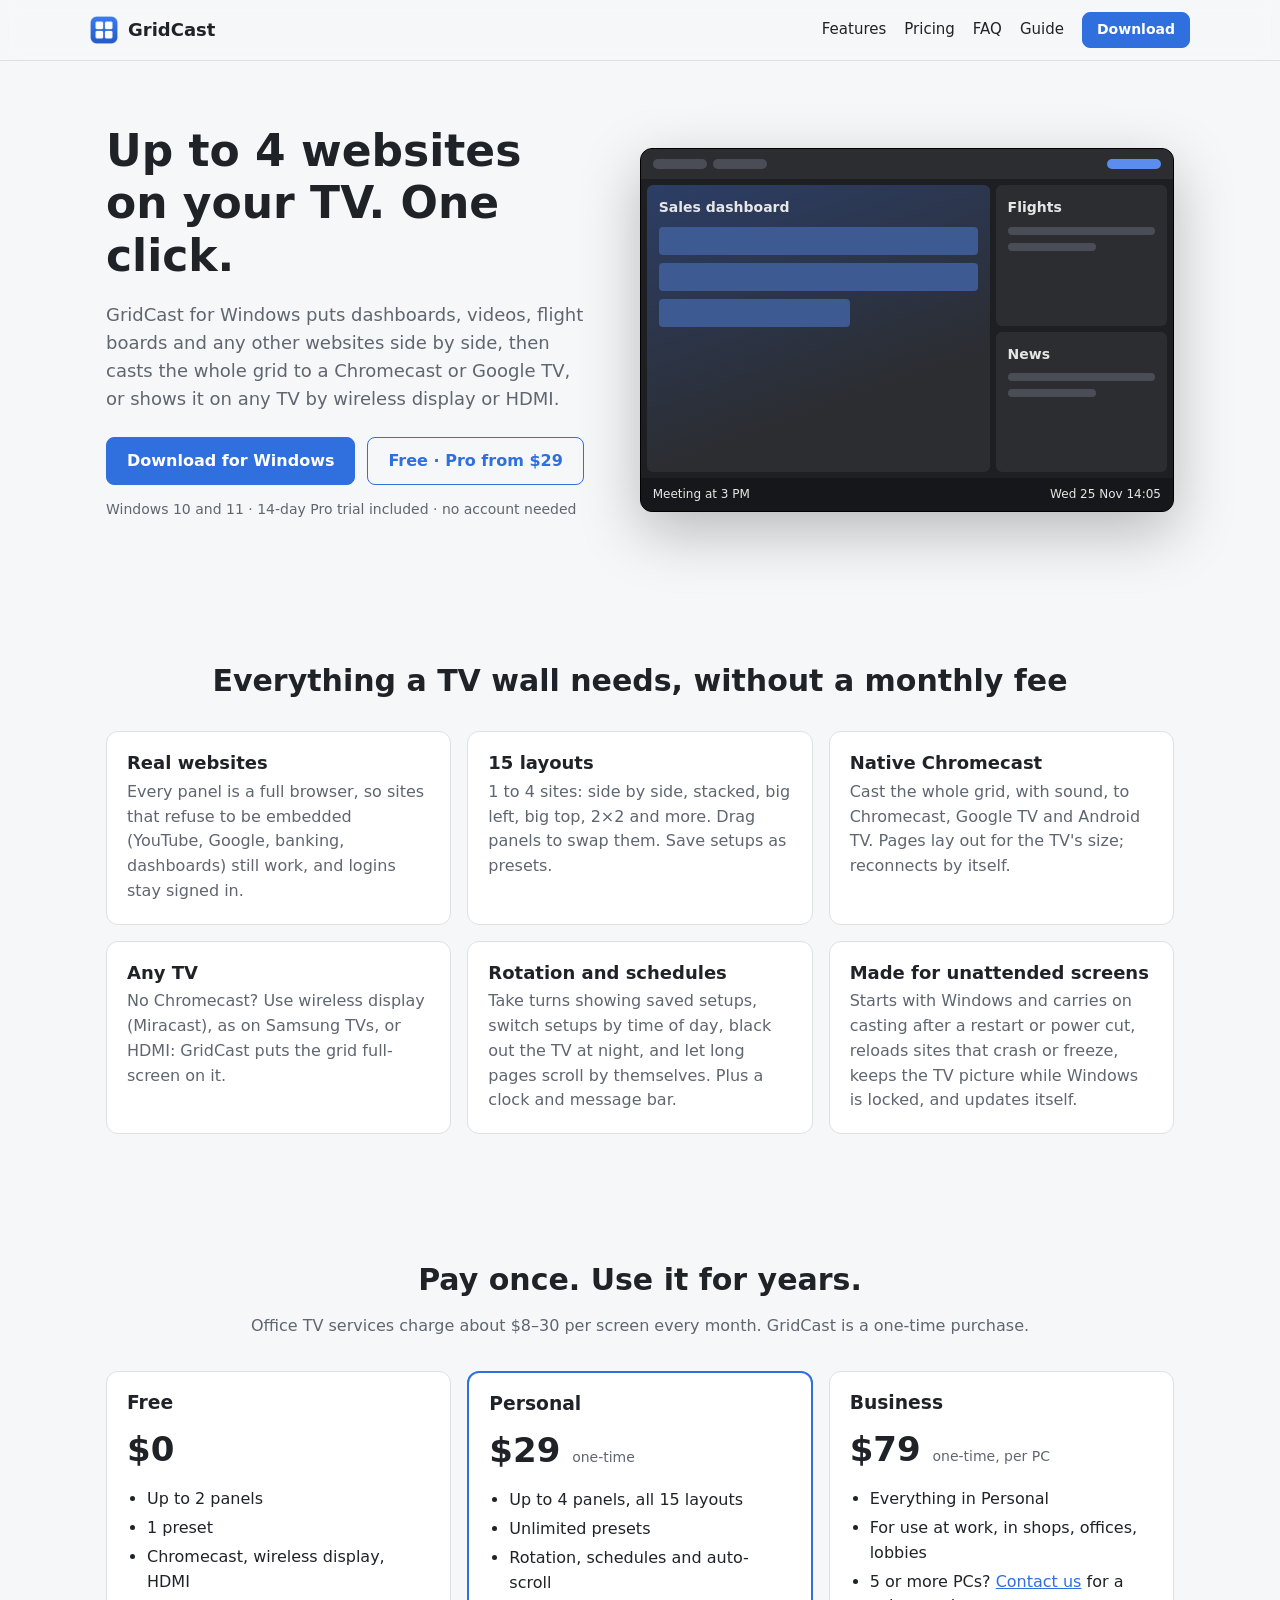
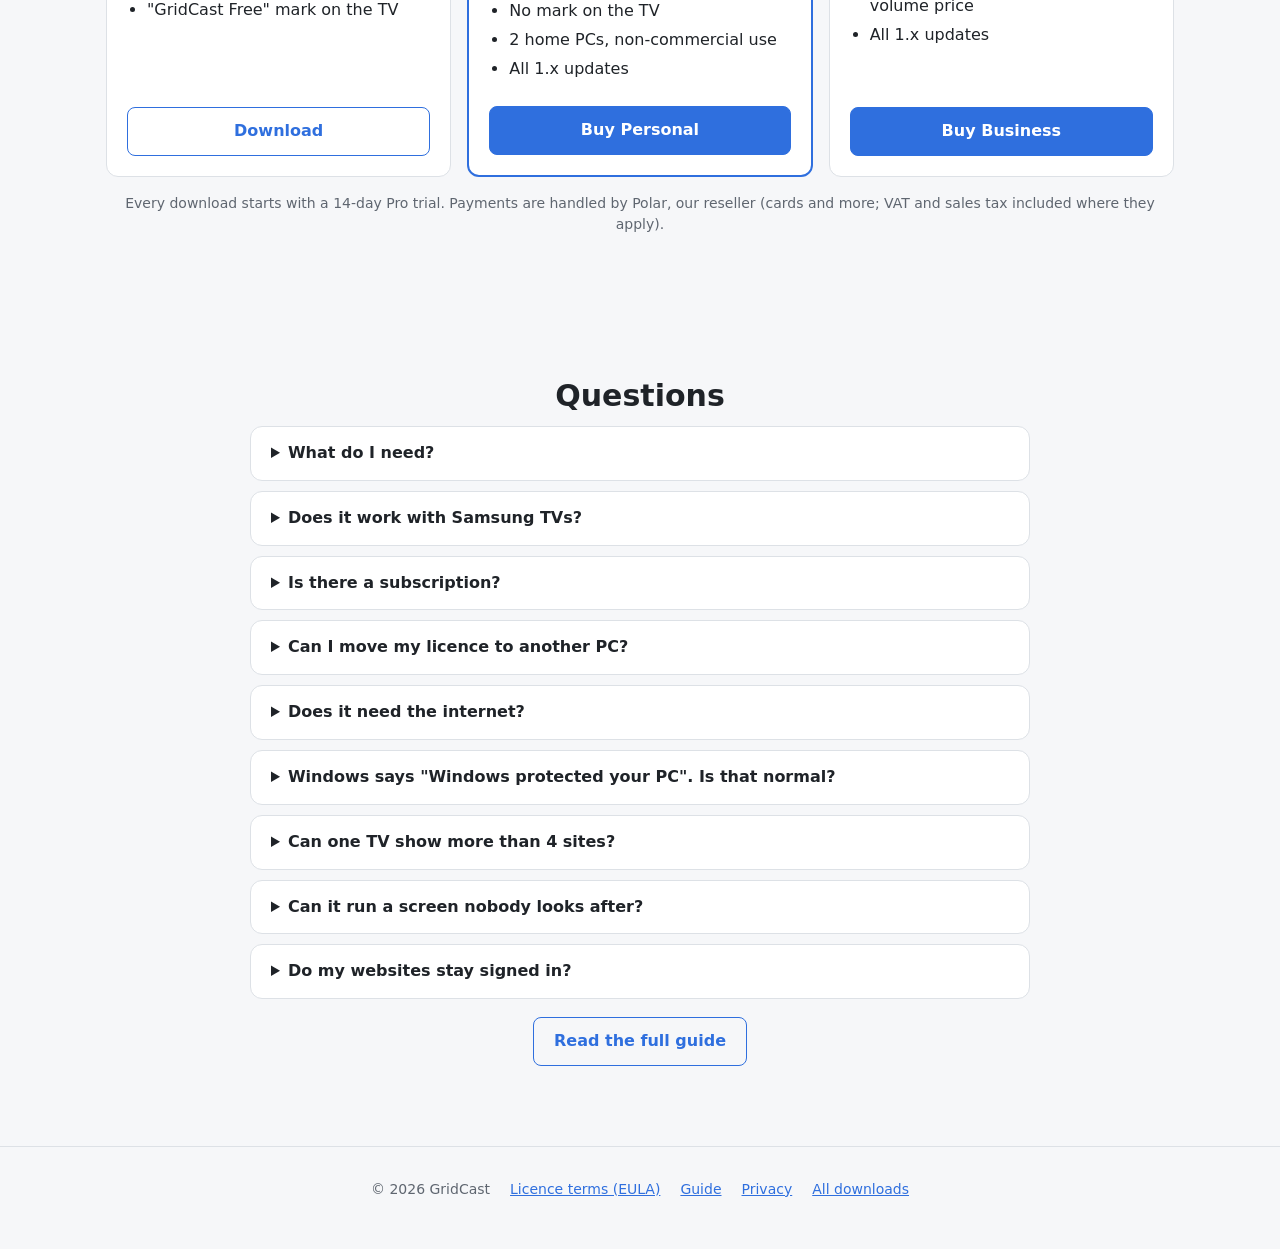
<file: index.html>
<!doctype html>
<html lang="en">
  <head>
    <meta charset="utf-8" />
    <meta name="viewport" content="width=device-width, initial-scale=1" />
    <title>GridCast: up to 4 websites on your TV</title>
    <meta
      name="description"
      content="GridCast for Windows shows up to 4 websites at once in a grid, on your PC or your TV: Chromecast, Google TV, wireless display or HDMI. No player box, no monthly fee."
    />
    <link rel="icon" href="icon.png" />
    <link rel="stylesheet" href="site.css" />
  </head>
  <body>
    <header class="top">
      <a class="brand" href="#"><img src="icon.png" alt="" width="28" height="28" /> GridCast</a>
      <nav>
        <a href="#features">Features</a>
        <a href="#pricing">Pricing</a>
        <a href="#faq">FAQ</a>
        <a class="keep" href="guide.html">Guide</a>
        <a class="button small" href="https://github.com/bkokash/gridcast-releases/releases/latest">Download</a>
      </nav>
    </header>

    <main>
      <section class="hero">
        <div class="hero-text">
          <h1>Up to 4 websites on your TV. One click.</h1>
          <p class="lead">
            GridCast for Windows puts dashboards, videos, flight boards and any other websites side by side, then casts the
            whole grid to a Chromecast or Google TV, or shows it on any TV by wireless display or HDMI.
          </p>
          <div class="cta">
            <a class="button" href="https://github.com/bkokash/gridcast-releases/releases/latest">Download for Windows</a>
            <a class="button ghost" href="#pricing">Free · Pro from $29</a>
          </div>
          <p class="small muted">Windows 10 and 11 · 14-day Pro trial included · no account needed</p>
        </div>
        <div class="mock" aria-hidden="true">
          <div class="mock-bar"><span></span><span></span><span></span></div>
          <div class="mock-grid">
            <div class="cell big"><b>Sales dashboard</b><i></i><i></i><i class="short"></i></div>
            <div class="cell"><b>Flights</b><i></i><i class="short"></i></div>
            <div class="cell"><b>News</b><i></i><i class="short"></i></div>
          </div>
          <div class="mock-clock"><span>Meeting at 3 PM</span><span>Wed 25 Nov 14:05</span></div>
        </div>
      </section>

      <section id="features" class="features">
        <h2>Everything a TV wall needs, without a monthly fee</h2>
        <div class="grid3">
          <article>
            <h3>Real websites</h3>
            <p>Every panel is a full browser, so sites that refuse to be embedded (YouTube, Google, banking, dashboards) still work, and logins stay signed in.</p>
          </article>
          <article>
            <h3>15 layouts</h3>
            <p>1 to 4 sites: side by side, stacked, big left, big top, 2×2 and more. Drag panels to swap them. Save setups as presets.</p>
          </article>
          <article>
            <h3>Native Chromecast</h3>
            <p>Cast the whole grid, with sound, to Chromecast, Google TV and Android TV. Pages lay out for the TV's size; reconnects by itself.</p>
          </article>
          <article>
            <h3>Any TV</h3>
            <p>No Chromecast? Use wireless display (Miracast), as on Samsung TVs, or HDMI: GridCast puts the grid full-screen on it.</p>
          </article>
          <article>
            <h3>Rotation and schedules</h3>
            <p>Take turns showing saved setups, switch setups by time of day, black out the TV at night, and let long pages scroll by themselves. Plus a clock and message bar.</p>
          </article>
          <article>
            <h3>Made for unattended screens</h3>
            <p>Starts with Windows and carries on casting after a restart or power cut, reloads sites that crash or freeze, keeps the TV picture while Windows is locked, and updates itself.</p>
          </article>
        </div>
      </section>

      <section id="pricing" class="pricing">
        <h2>Pay once. Use it for years.</h2>
        <p class="muted center">Office TV services charge about $8–30 per screen every month. GridCast is a one-time purchase.</p>
        <div class="plans">
          <article class="plan">
            <h3>Free</h3>
            <p class="price">$0</p>
            <ul>
              <li>Up to 2 panels</li>
              <li>1 preset</li>
              <li>Chromecast, wireless display, HDMI</li>
              <li>"GridCast Free" mark on the TV</li>
            </ul>
            <a class="button ghost" href="https://github.com/bkokash/gridcast-releases/releases/latest">Download</a>
          </article>
          <article class="plan featured">
            <h3>Personal</h3>
            <p class="price">$29 <span>one-time</span></p>
            <ul>
              <li>Up to 4 panels, all 15 layouts</li>
              <li>Unlimited presets</li>
              <li>Rotation, schedules and auto-scroll</li>
              <li>No mark on the TV</li>
              <li>2 home PCs, non-commercial use</li>
              <li>All 1.x updates</li>
            </ul>
            <a class="button buy" data-plan="personal" href="#pricing">Buy Personal</a>
          </article>
          <article class="plan">
            <h3>Business</h3>
            <p class="price">$79 <span>one-time, per PC</span></p>
            <ul>
              <li>Everything in Personal</li>
              <li>For use at work, in shops, offices, lobbies</li>
              <li>5 or more PCs? <a href="mailto:bkokash@outlook.com?subject=GridCast%20Business%20volume">Contact us</a> for a volume price</li>
              <li>All 1.x updates</li>
            </ul>
            <a class="button buy" data-plan="business" href="#pricing">Buy Business</a>
          </article>
        </div>
        <p class="small muted center" id="shop-note">
          Every download starts with a 14-day Pro trial. Payments are handled by Polar, our reseller (cards and more; VAT and sales tax included where they apply).
        </p>
      </section>

      <section id="faq" class="faq">
        <h2>Questions</h2>
        <details>
          <summary>What do I need?</summary>
          <p>A Windows 10 or 11 PC and a TV with Chromecast or Google TV, wireless display (Miracast) or an HDMI cable. The PC and TV must be on the same network for casting.</p>
        </details>
        <details>
          <summary>Does it work with Samsung TVs?</summary>
          <p>Yes, through wireless display: in GridCast choose Cast → Wireless display, pick the TV, and the grid moves there. A VPN on the PC can block wireless displays.</p>
        </details>
        <details>
          <summary>Is there a subscription?</summary>
          <p>No. Personal and Business are one-time purchases and include all updates to version 1.x.</p>
        </details>
        <details>
          <summary>Can I move my licence to another PC?</summary>
          <p>Yes: in GridCast, Settings → Licence → Remove from this PC, then enter the key on the new PC.</p>
        </details>
        <details>
          <summary>Does it need the internet?</summary>
          <p>Only for the websites you show, for activating your licence (then about once a month), and for updates. Casting goes straight from your PC to the TV on your network.</p>
        </details>
        <details>
          <summary>Windows says "Windows protected your PC". Is that normal?</summary>
          <p>For now, yes: GridCast isn't code-signed yet. Click "More info", then "Run anyway".</p>
        </details>
        <details>
          <summary>Can one TV show more than 4 sites?</summary>
          <p>Yes, with Pro: save several setups and let GridCast rotate between them, or switch setups by time of day with a schedule.</p>
        </details>
        <details>
          <summary>Can it run a screen nobody looks after?</summary>
          <p>Yes: it starts with Windows, carries on casting after a restart or power cut, reloads sites that crash or freeze, and can black out the TV at night.</p>
        </details>
        <details>
          <summary>Do my websites stay signed in?</summary>
          <p>Yes, like in a browser. A panel can also have its own separate login, to show two accounts of the same site.</p>
        </details>
        <p class="faq-more"><a class="button ghost" href="guide.html">Read the full guide</a></p>
      </section>
    </main>

    <footer class="foot">
      <span>© 2026 GridCast</span>
      <a href="eula.html">Licence terms (EULA)</a>
      <a href="guide.html">Guide</a>
      <a href="privacy.html">Privacy</a>
      <a href="https://github.com/bkokash/gridcast-releases/releases">All downloads</a>
    </footer>

    <script>
      // Buy buttons: the Polar checkout links go here once the shop is open.
      const CHECKOUT = {
        personal: 'https://buy.polar.sh/polar_cl_Snh9ky6FEHYRvSSPQiddtQpSYdczXSRhALVVM0n1iMo',
        business: 'https://buy.polar.sh/polar_cl_74DGllRG7qCwVMTvtJvPh1kVIAf1tuffIYN1Q02DAqP'
      }
      document.querySelectorAll('.buy').forEach((a) => {
        const link = CHECKOUT[a.dataset.plan]
        if (link) a.href = link
        else {
          a.classList.add('soon')
          a.textContent = 'Coming soon'
          a.removeAttribute('href')
        }
      })
    </script>
  </body>
</html>
</file>
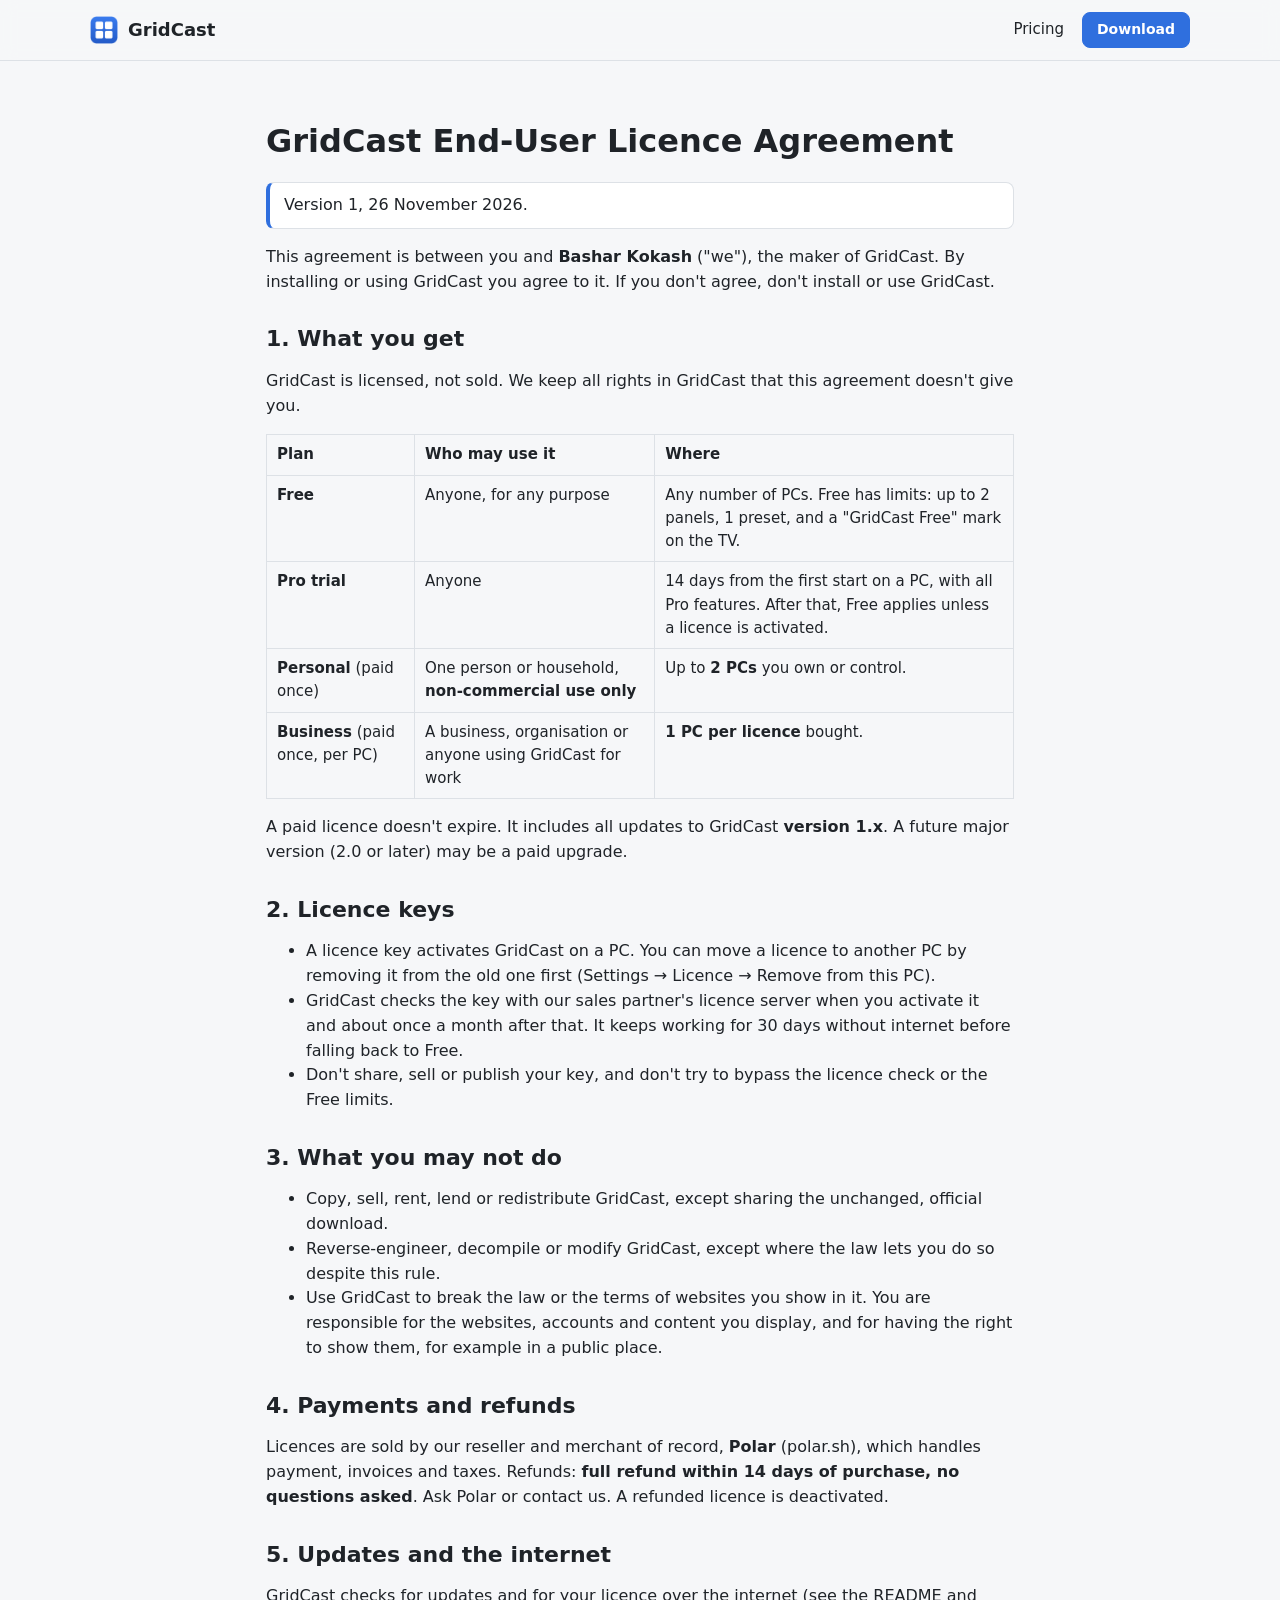
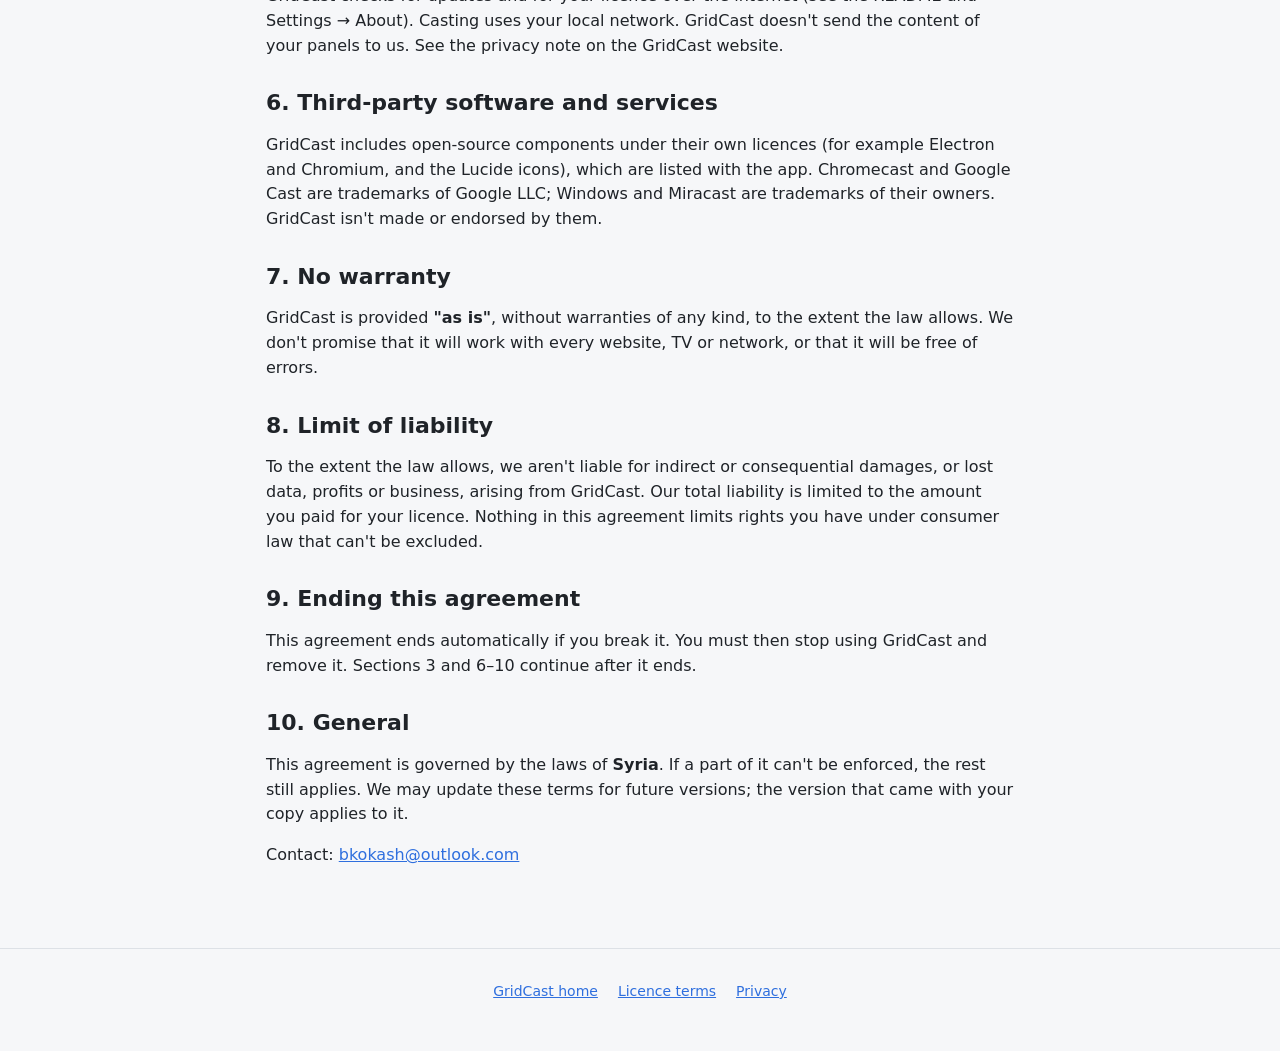
<file: eula.html>
<!doctype html>
<html lang="en">
<head>
<meta charset="utf-8" />
<meta name="viewport" content="width=device-width, initial-scale=1" />
<title>GridCast licence terms (EULA)</title>
<link rel="icon" href="icon.png" />
<link rel="stylesheet" href="site.css" />
</head>
<body>
<header class="top"><a class="brand" href="./"><img src="icon.png" alt="" width="28" height="28" /> GridCast</a><nav><a href="./#pricing">Pricing</a><a class="button small" href="https://github.com/bkokash/gridcast-releases/releases/latest">Download</a></nav></header>
<main class="doc">
<h1>GridCast End-User Licence Agreement</h1>
<p class="note">Version 1, 26 November 2026.</p>
<p>This agreement is between you and <b>Bashar Kokash</b> ("we"), the maker of GridCast. By installing or using GridCast you agree to it. If you don't agree, don't install or use GridCast.</p>
<h2>1. What you get</h2>
<p>GridCast is licensed, not sold. We keep all rights in GridCast that this agreement doesn't give you.</p>
<table><tr><th>Plan</th><th>Who may use it</th><th>Where</th></tr><tr><td><b>Free</b></td><td>Anyone, for any purpose</td><td>Any number of PCs. Free has limits: up to 2 panels, 1 preset, and a "GridCast Free" mark on the TV.</td></tr><tr><td><b>Pro trial</b></td><td>Anyone</td><td>14 days from the first start on a PC, with all Pro features. After that, Free applies unless a licence is activated.</td></tr><tr><td><b>Personal</b> (paid once)</td><td>One person or household, <b>non-commercial use only</b></td><td>Up to <b>2 PCs</b> you own or control.</td></tr><tr><td><b>Business</b> (paid once, per PC)</td><td>A business, organisation or anyone using GridCast for work</td><td><b>1 PC per licence</b> bought.</td></tr></table>
<p>A paid licence doesn't expire. It includes all updates to GridCast <b>version 1.x</b>. A future major version (2.0 or later) may be a paid upgrade.</p>
<h2>2. Licence keys</h2>
<ul><li>A licence key activates GridCast on a PC. You can move a licence to another PC by removing it from the old one first (Settings → Licence → Remove from this PC).</li><li>GridCast checks the key with our sales partner's licence server when you activate it and about once a month after that. It keeps working for 30 days without internet before falling back to Free.</li><li>Don't share, sell or publish your key, and don't try to bypass the licence check or the Free limits.</li></ul>
<h2>3. What you may not do</h2>
<ul><li>Copy, sell, rent, lend or redistribute GridCast, except sharing the unchanged, official download.</li><li>Reverse-engineer, decompile or modify GridCast, except where the law lets you do so despite this rule.</li><li>Use GridCast to break the law or the terms of websites you show in it. You are responsible for the websites, accounts and content you display, and for having the right to show them, for example in a public place.</li></ul>
<h2>4. Payments and refunds</h2>
<p>Licences are sold by our reseller and merchant of record, <b>Polar</b> (polar.sh), which handles payment, invoices and taxes. Refunds: <b>full refund within 14 days of purchase, no questions asked</b>. Ask Polar or contact us. A refunded licence is deactivated.</p>
<h2>5. Updates and the internet</h2>
<p>GridCast checks for updates and for your licence over the internet (see the README and Settings → About). Casting uses your local network. GridCast doesn't send the content of your panels to us. See the privacy note on the GridCast website.</p>
<h2>6. Third-party software and services</h2>
<p>GridCast includes open-source components under their own licences (for example Electron and Chromium, and the Lucide icons), which are listed with the app. Chromecast and Google Cast are trademarks of Google LLC; Windows and Miracast are trademarks of their owners. GridCast isn't made or endorsed by them.</p>
<h2>7. No warranty</h2>
<p>GridCast is provided <b>"as is"</b>, without warranties of any kind, to the extent the law allows. We don't promise that it will work with every website, TV or network, or that it will be free of errors.</p>
<h2>8. Limit of liability</h2>
<p>To the extent the law allows, we aren't liable for indirect or consequential damages, or lost data, profits or business, arising from GridCast. Our total liability is limited to the amount you paid for your licence. Nothing in this agreement limits rights you have under consumer law that can't be excluded.</p>
<h2>9. Ending this agreement</h2>
<p>This agreement ends automatically if you break it. You must then stop using GridCast and remove it. Sections 3 and 6–10 continue after it ends.</p>
<h2>10. General</h2>
<p>This agreement is governed by the laws of <b>Syria</b>. If a part of it can't be enforced, the rest still applies. We may update these terms for future versions; the version that came with your copy applies to it.</p>
<p>Contact: <a href="mailto:bkokash@outlook.com">bkokash@outlook.com</a></p>
</main>
<footer class="foot"><a href="./">GridCast home</a><a href="eula.html">Licence terms</a><a href="privacy.html">Privacy</a></footer>
</body>
</html>
</file>
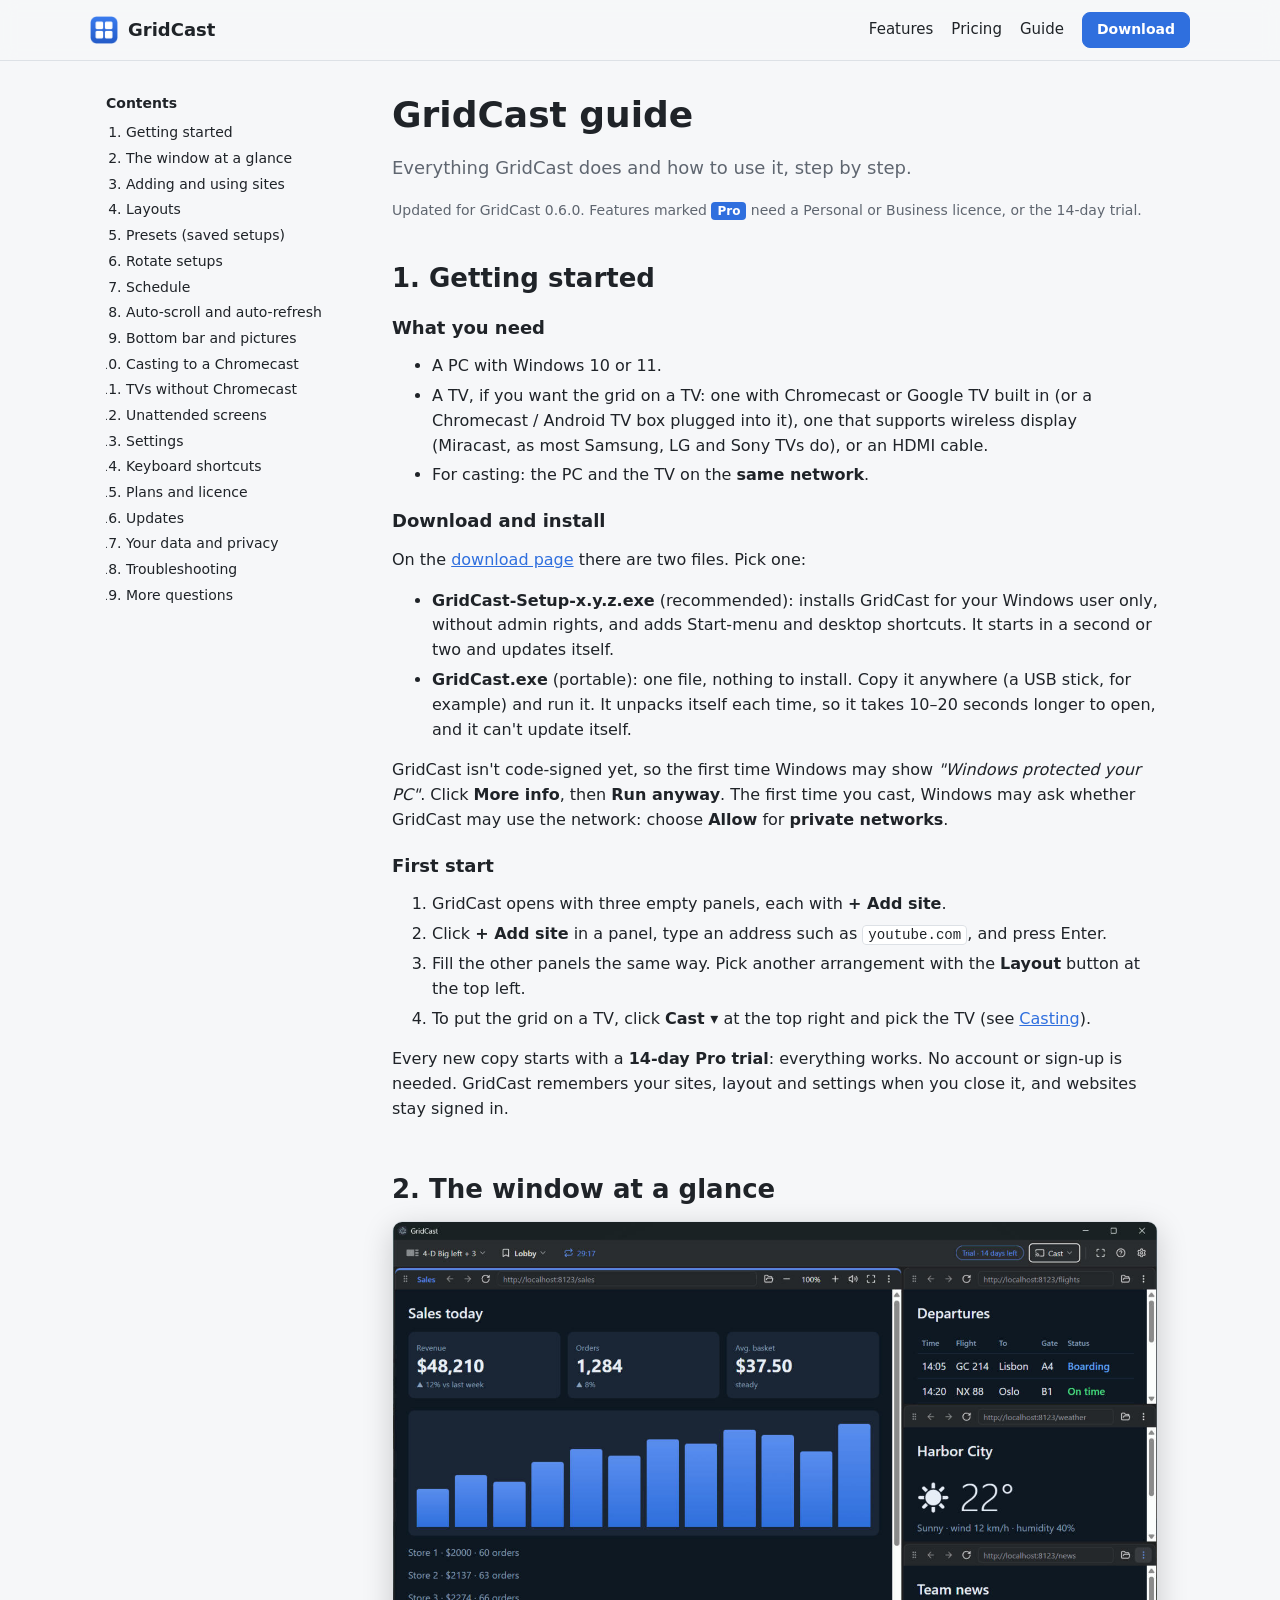
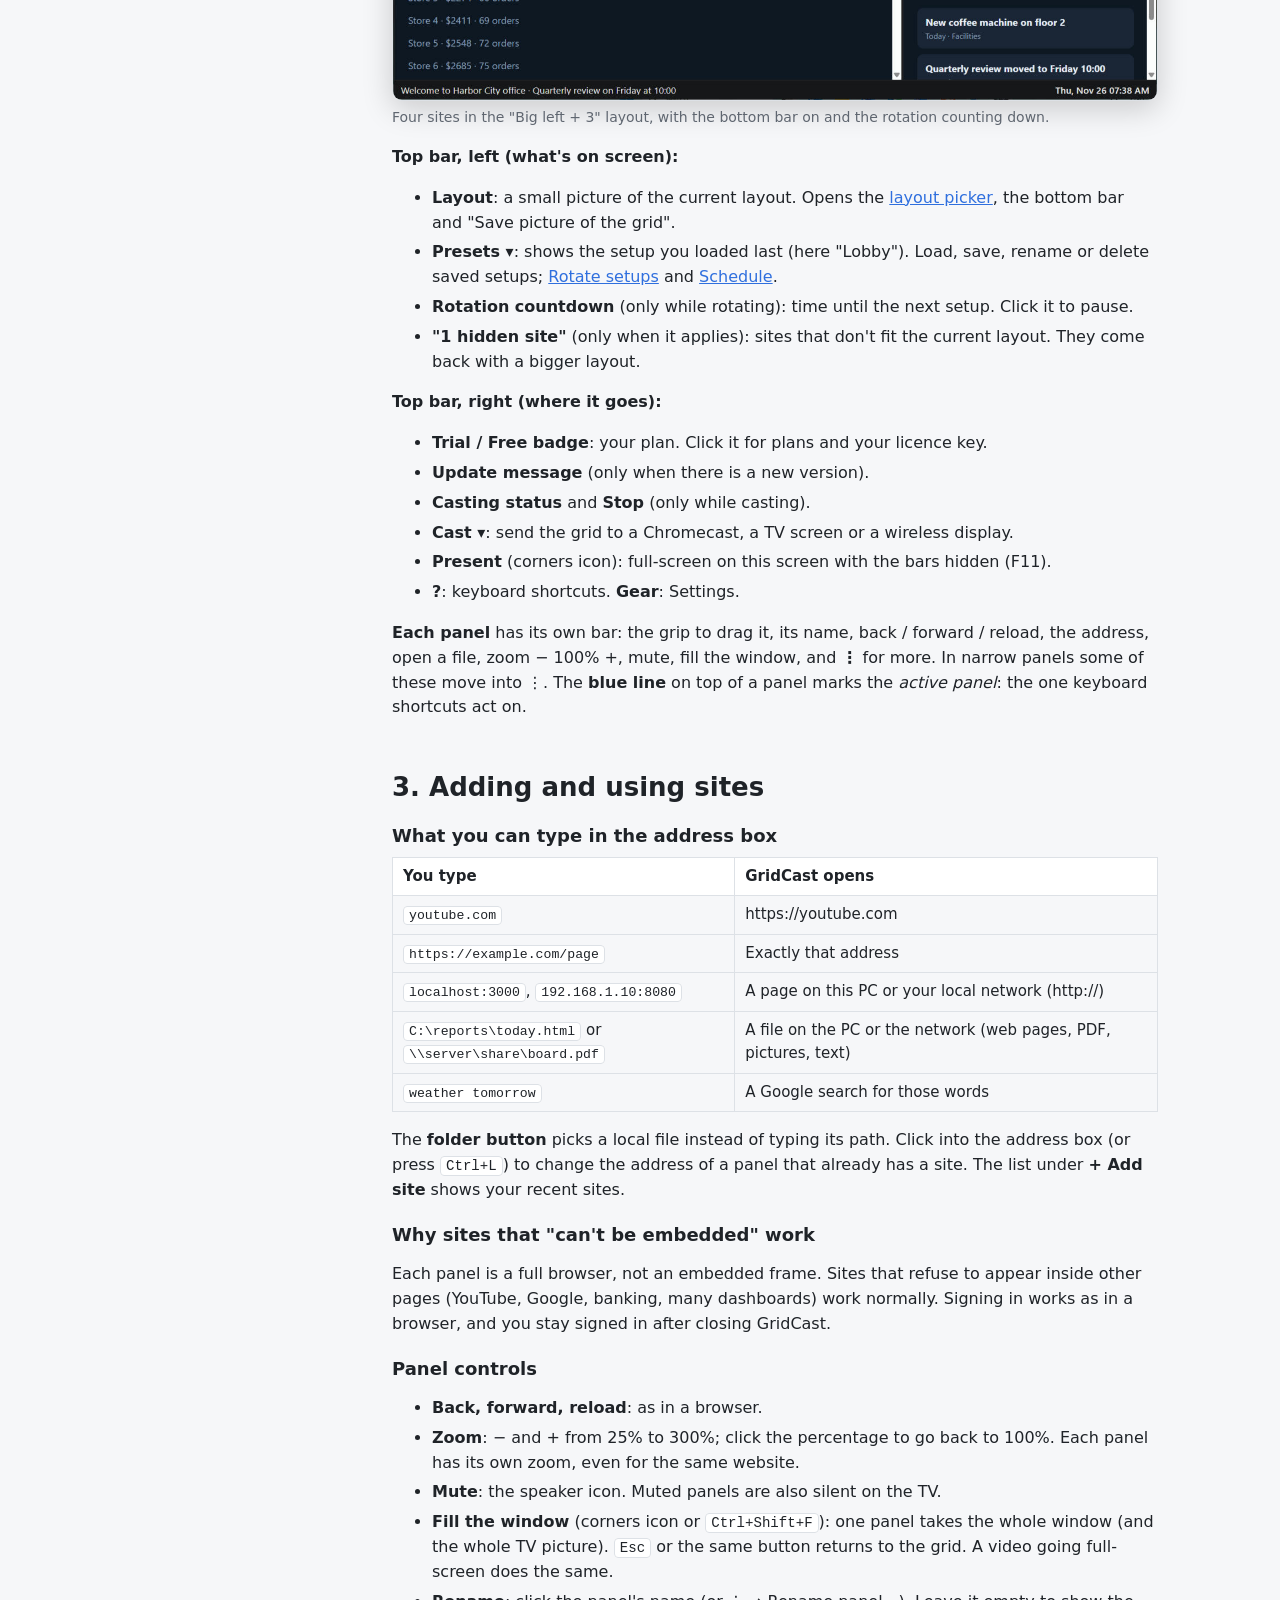
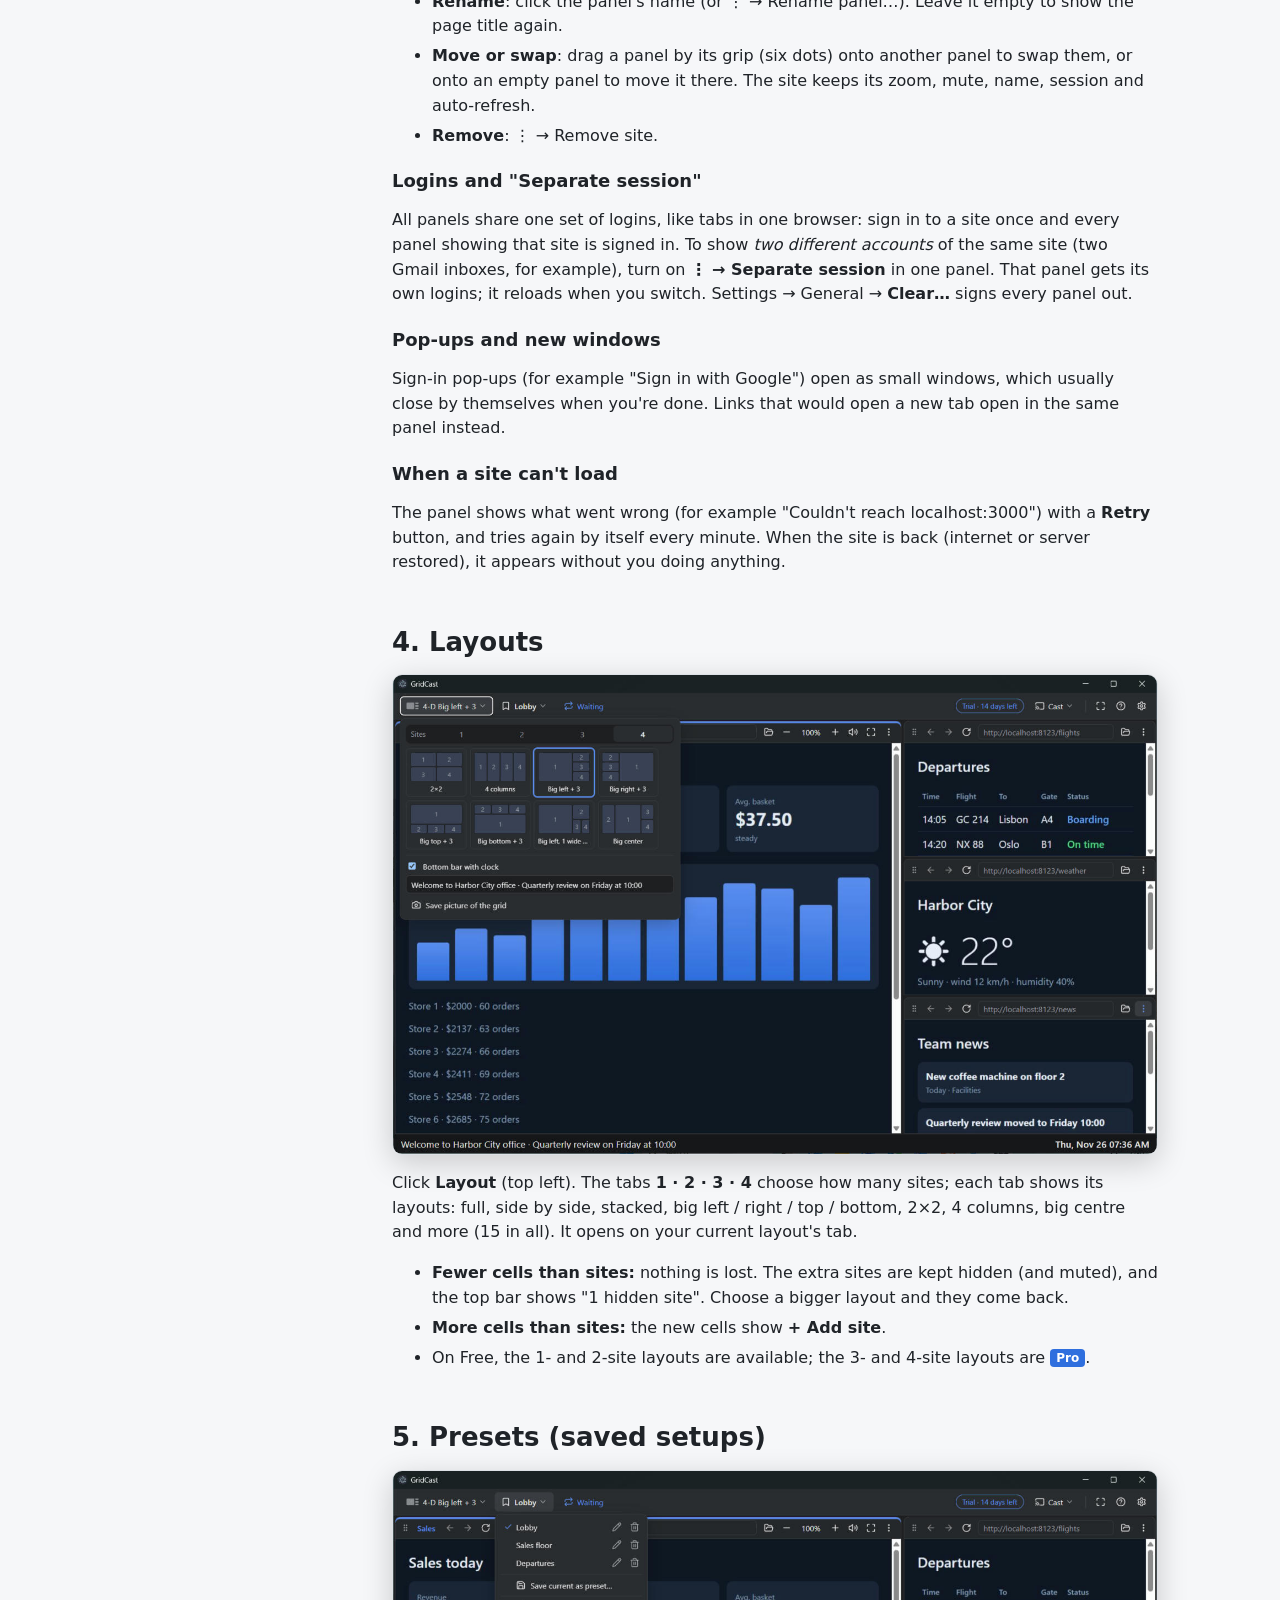
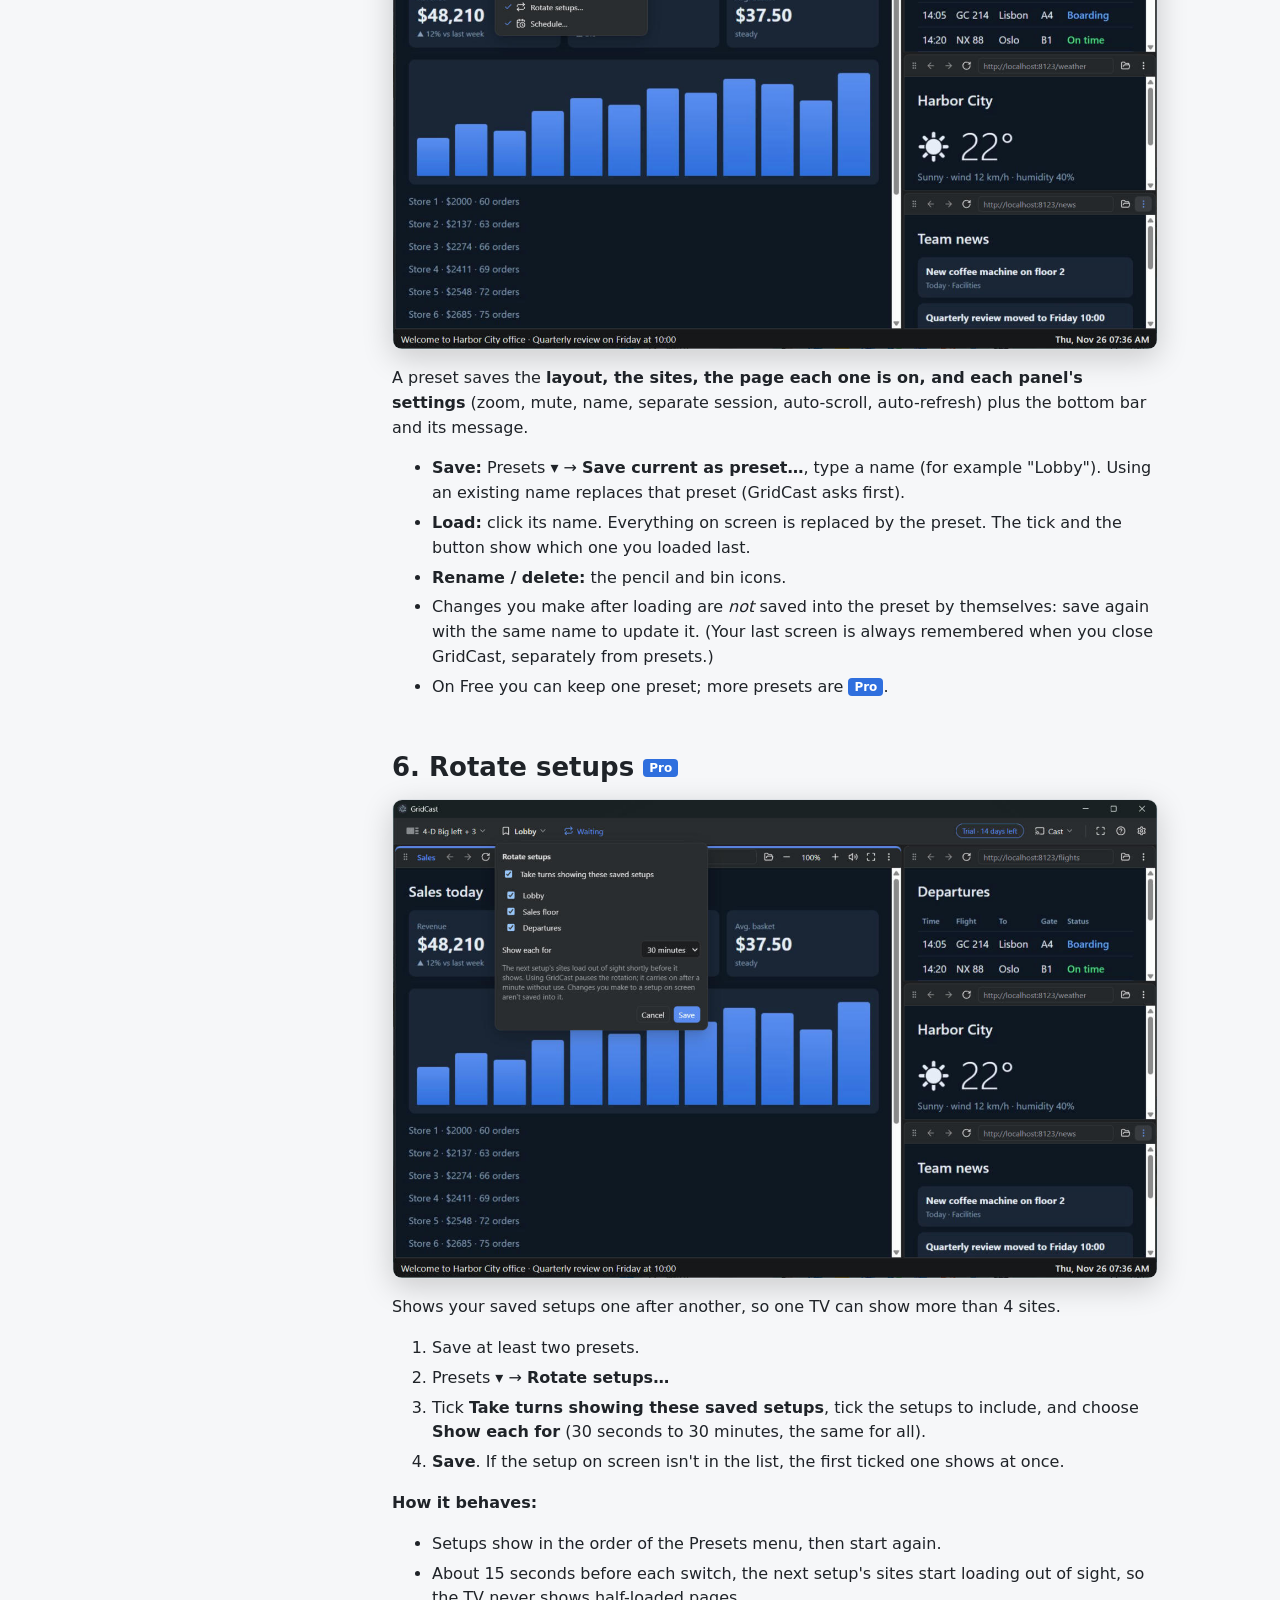
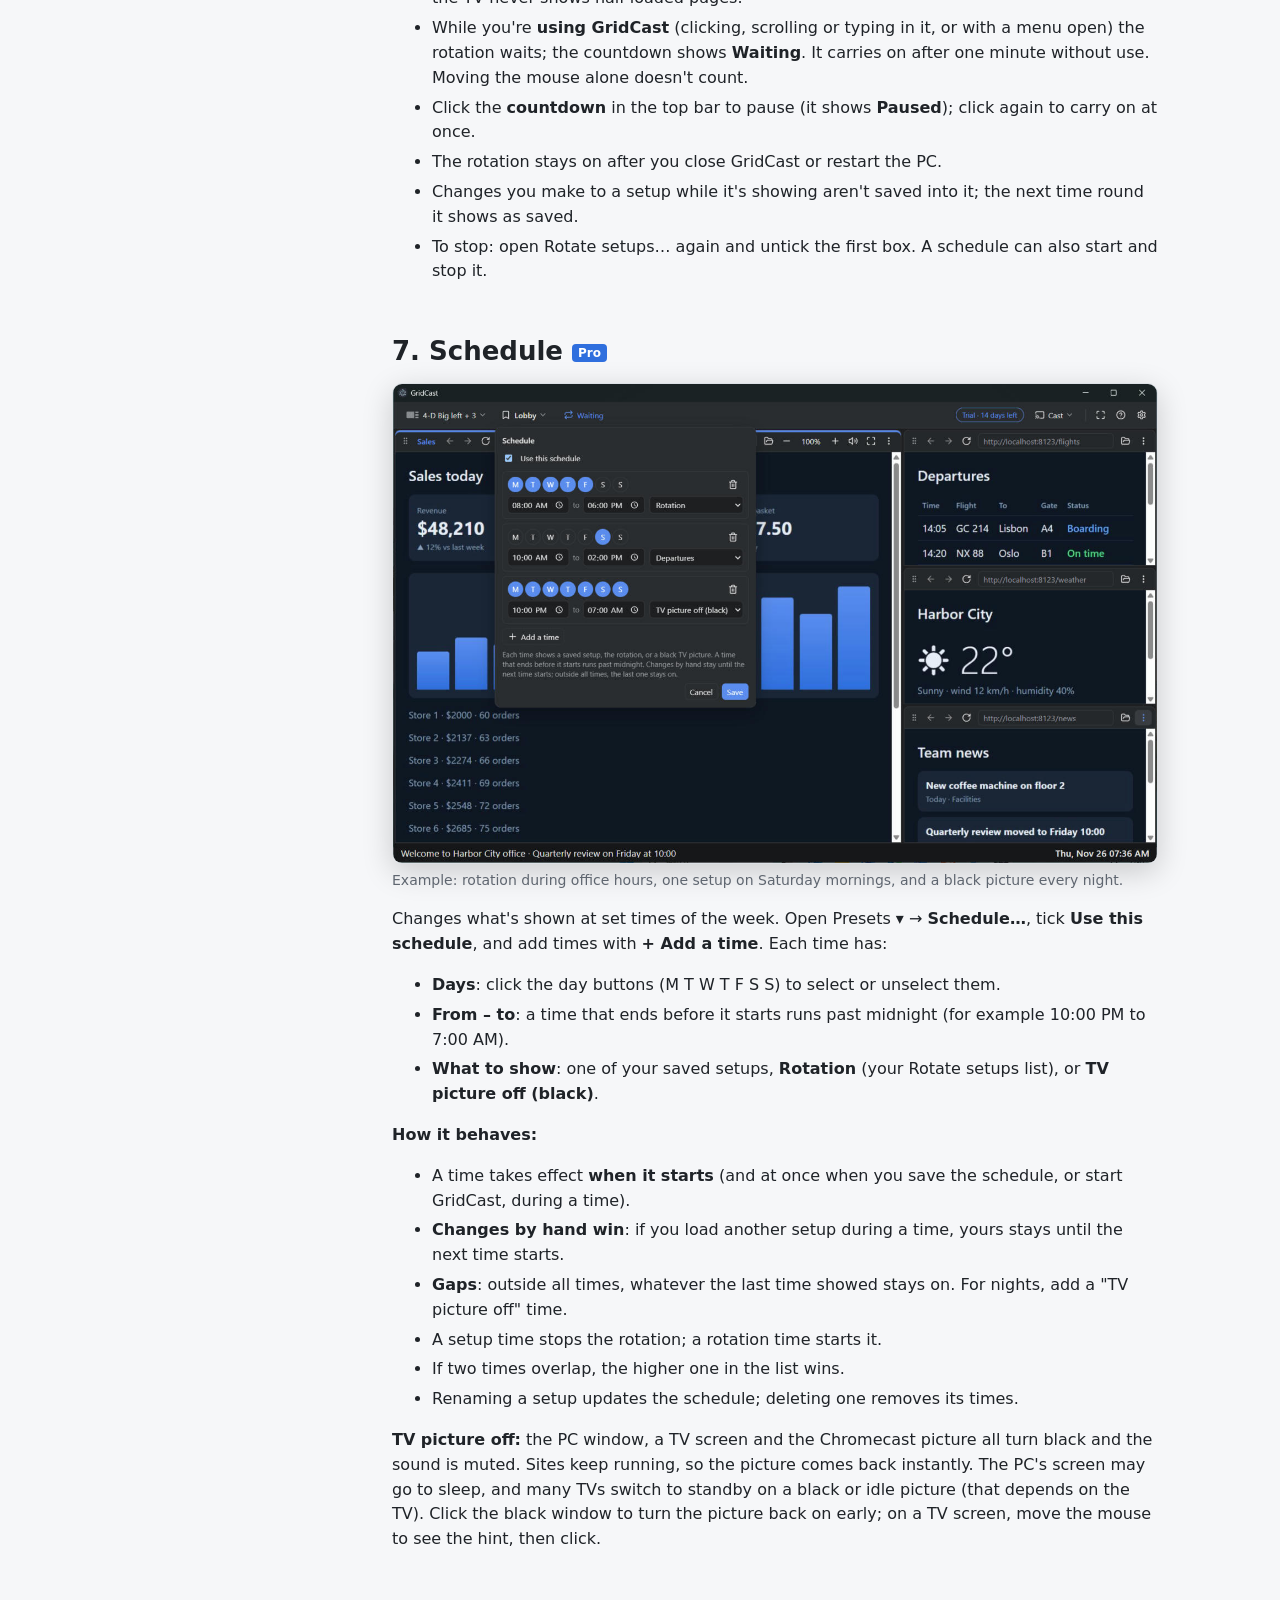
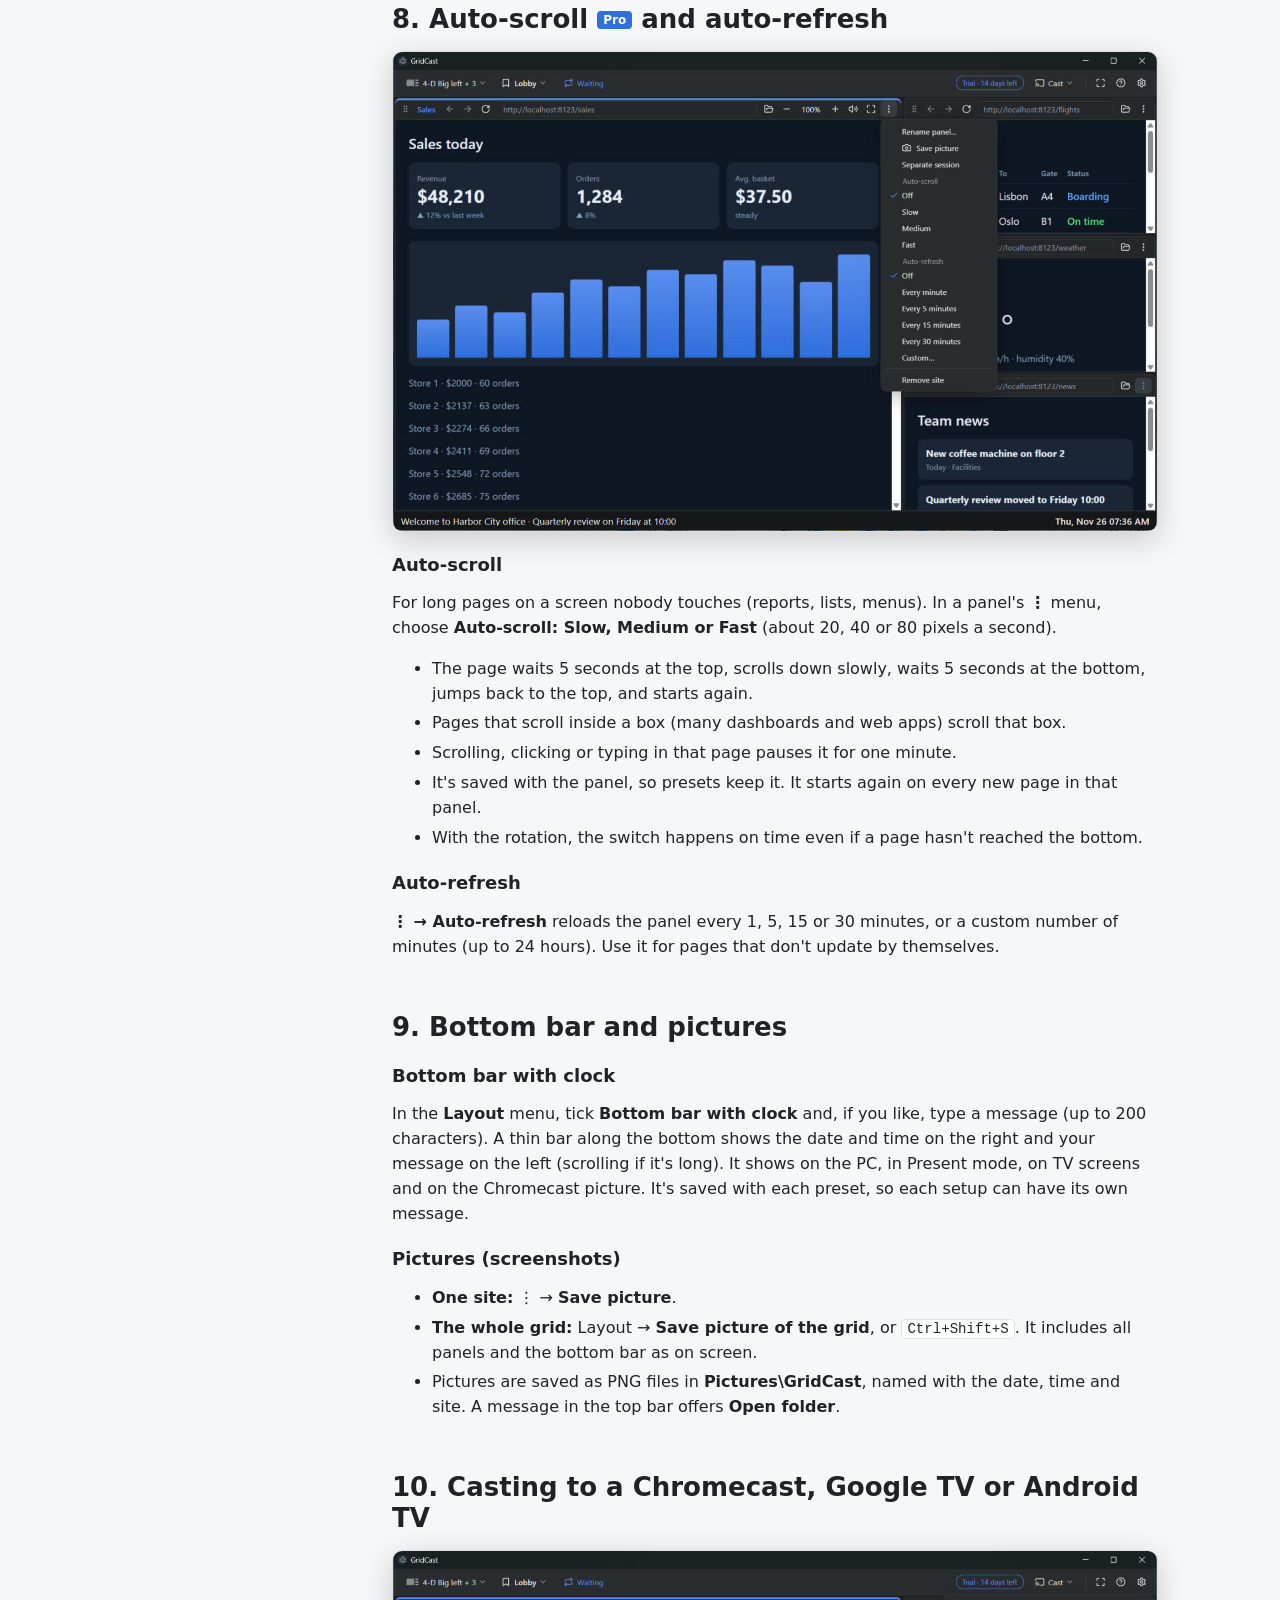
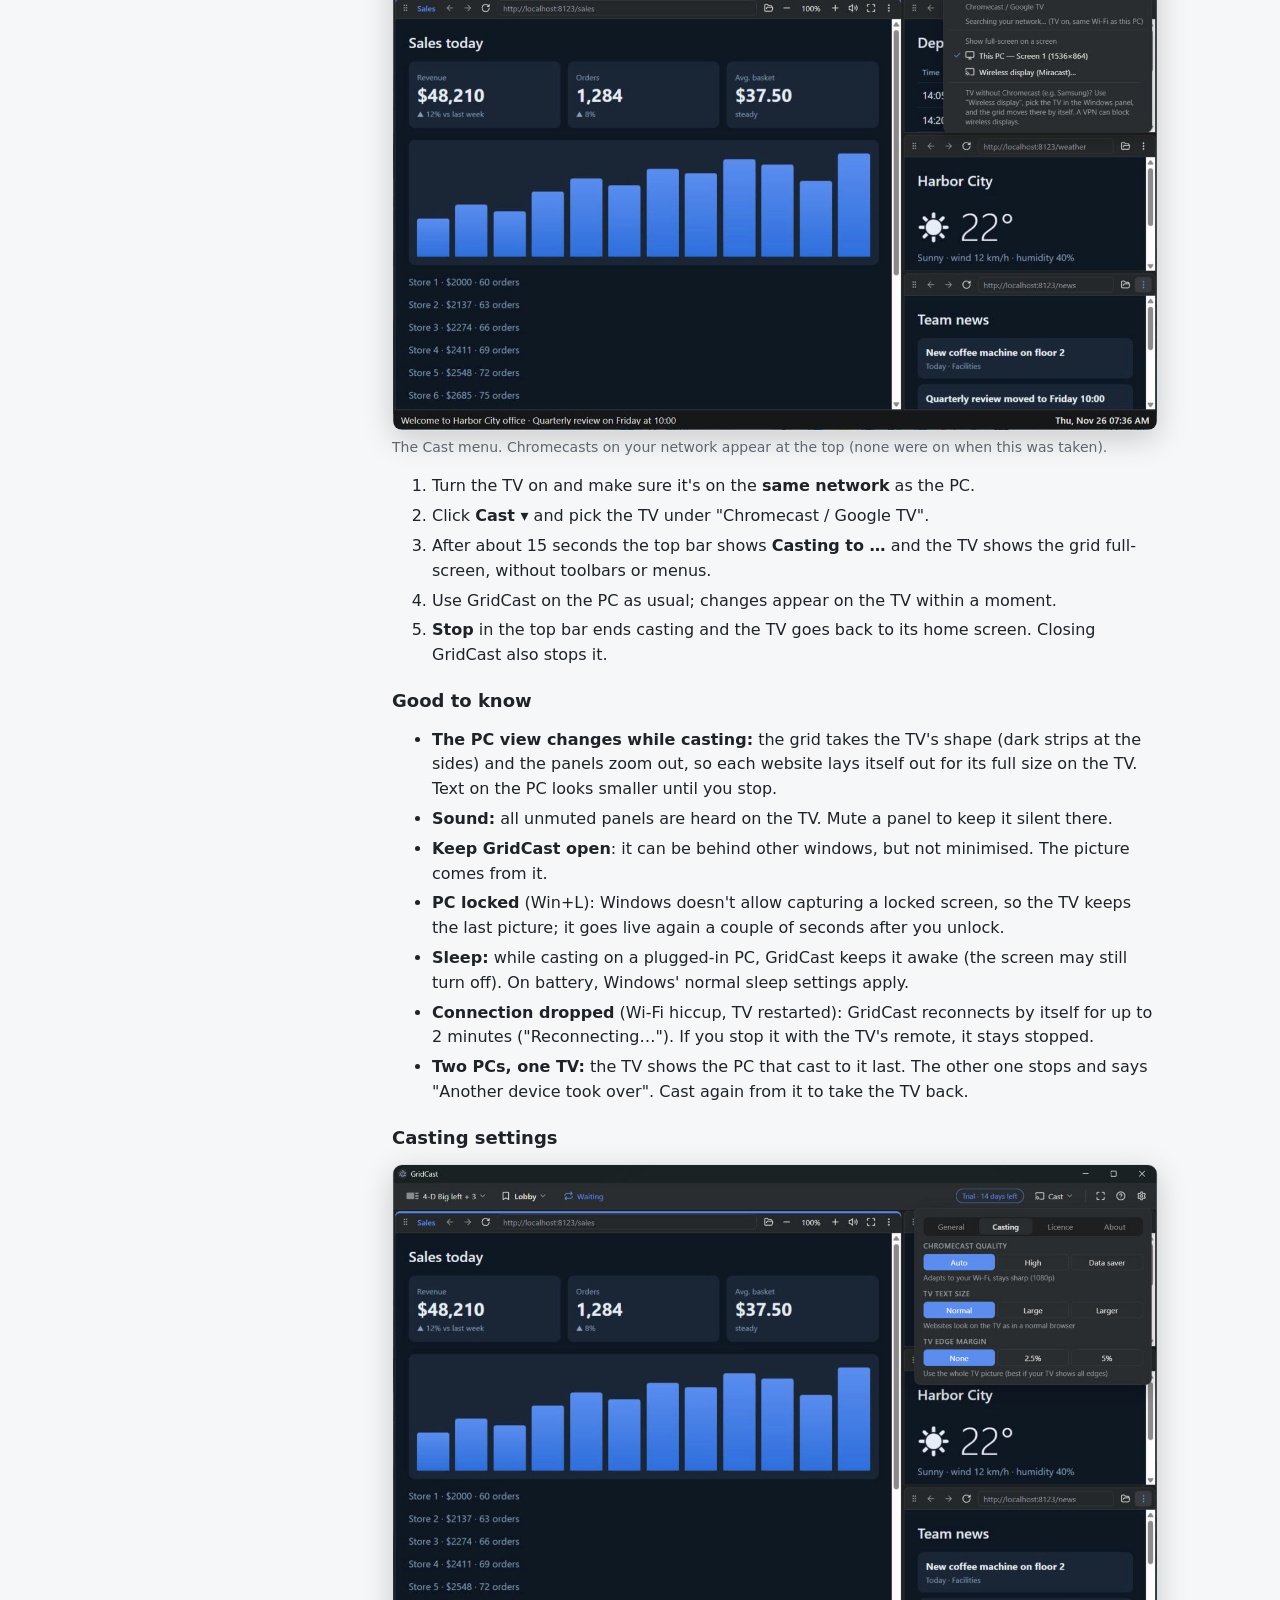
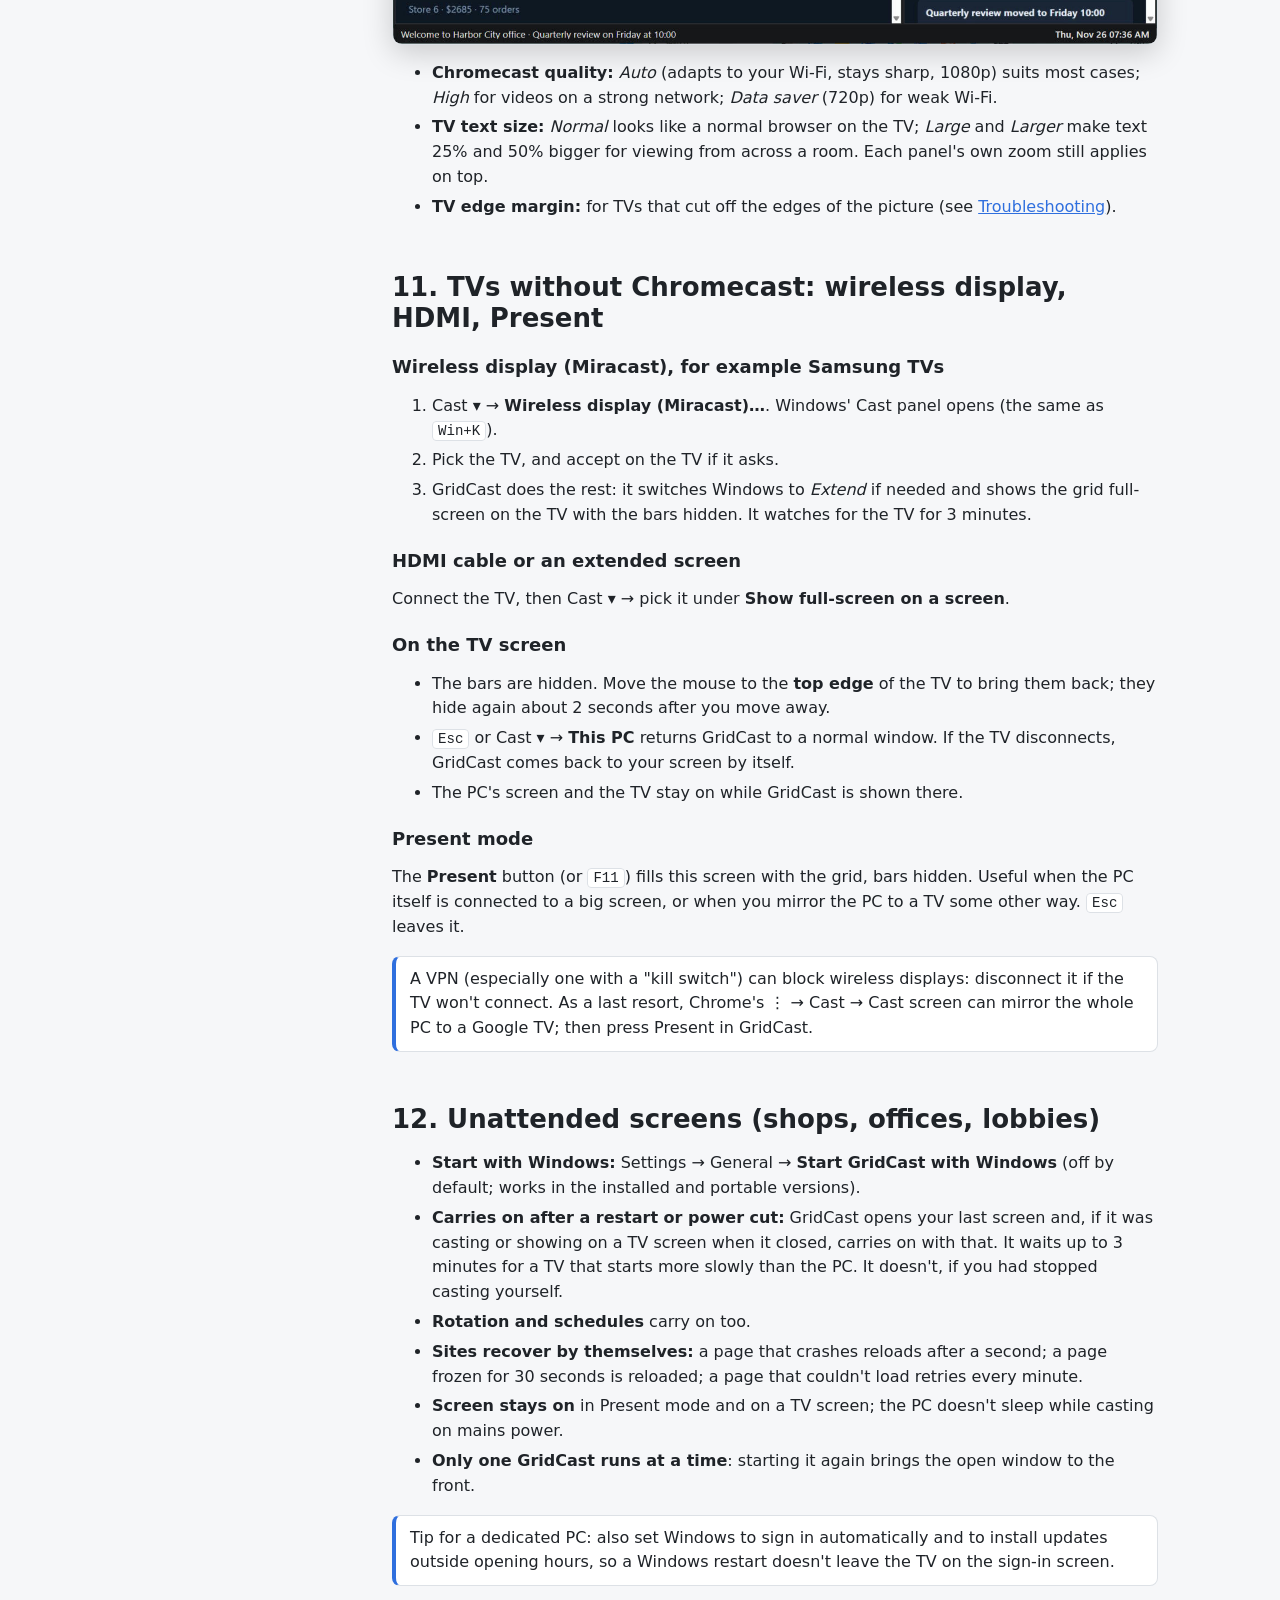
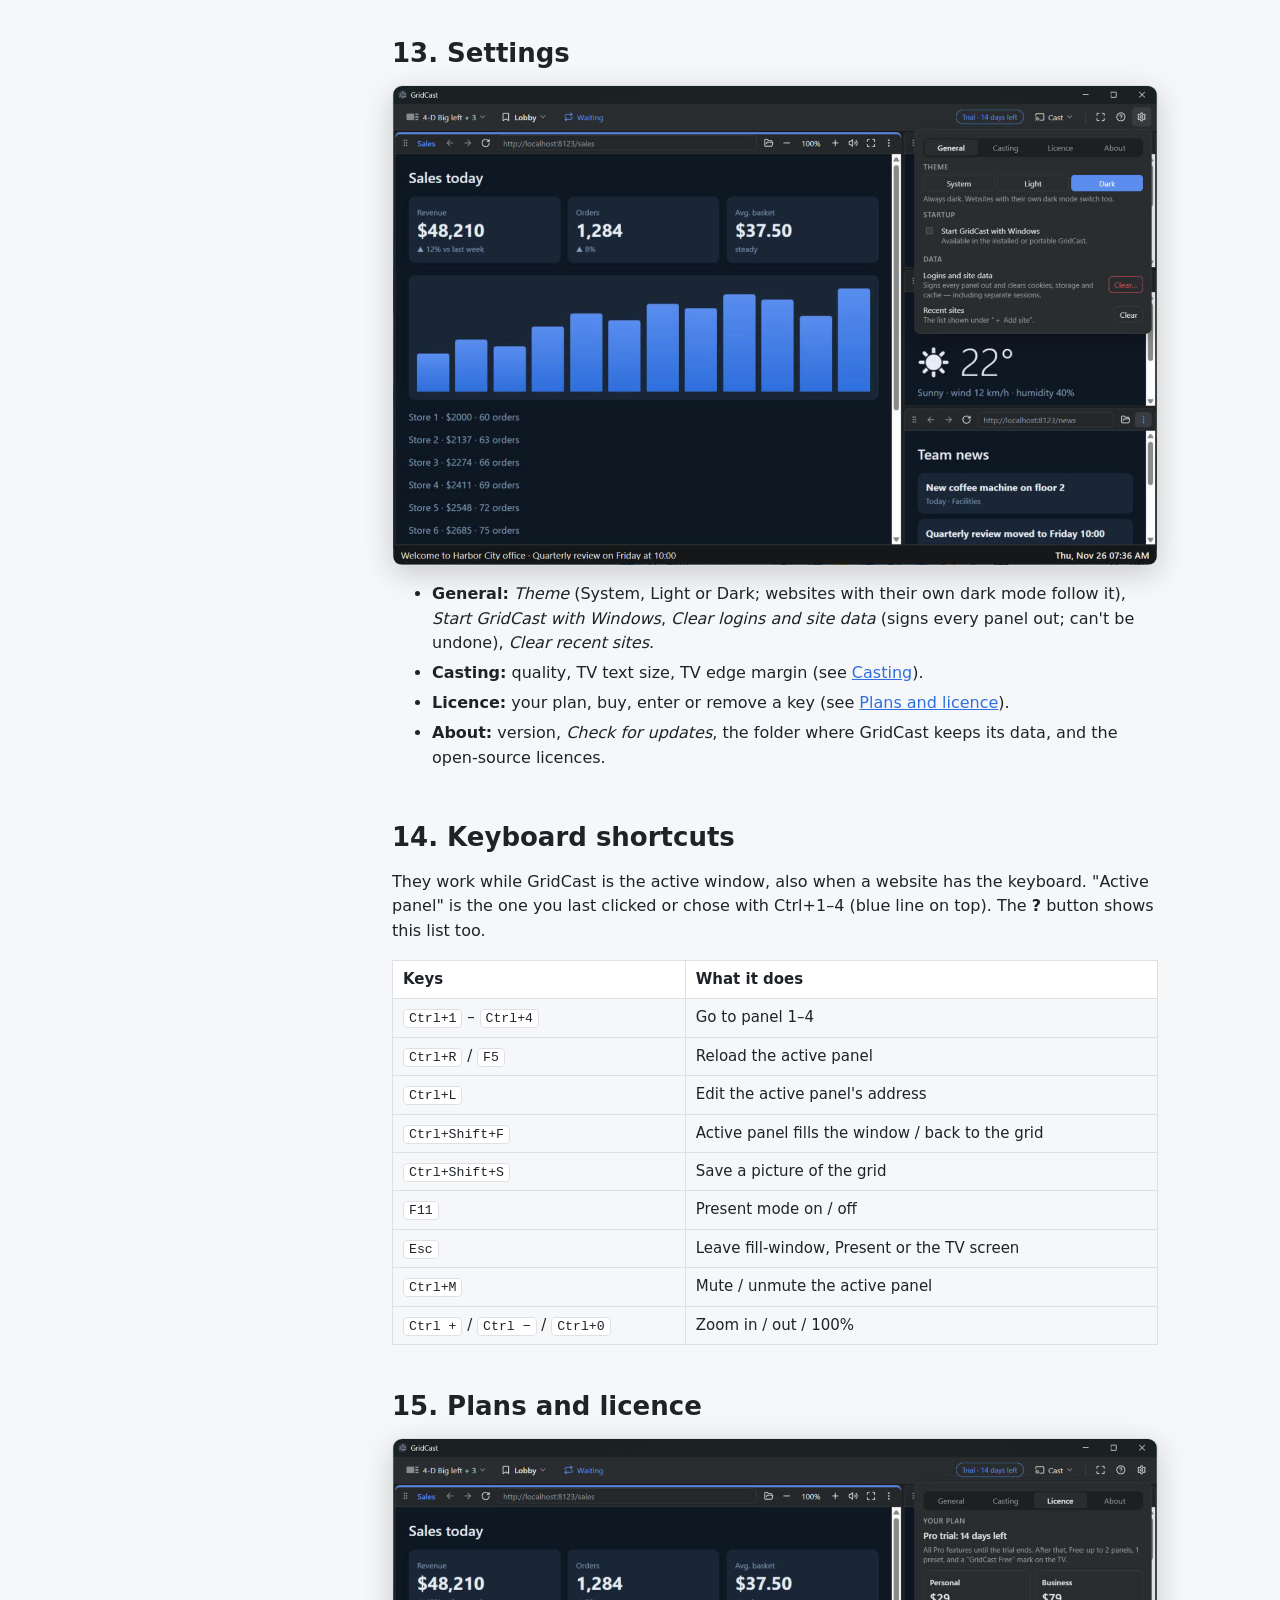
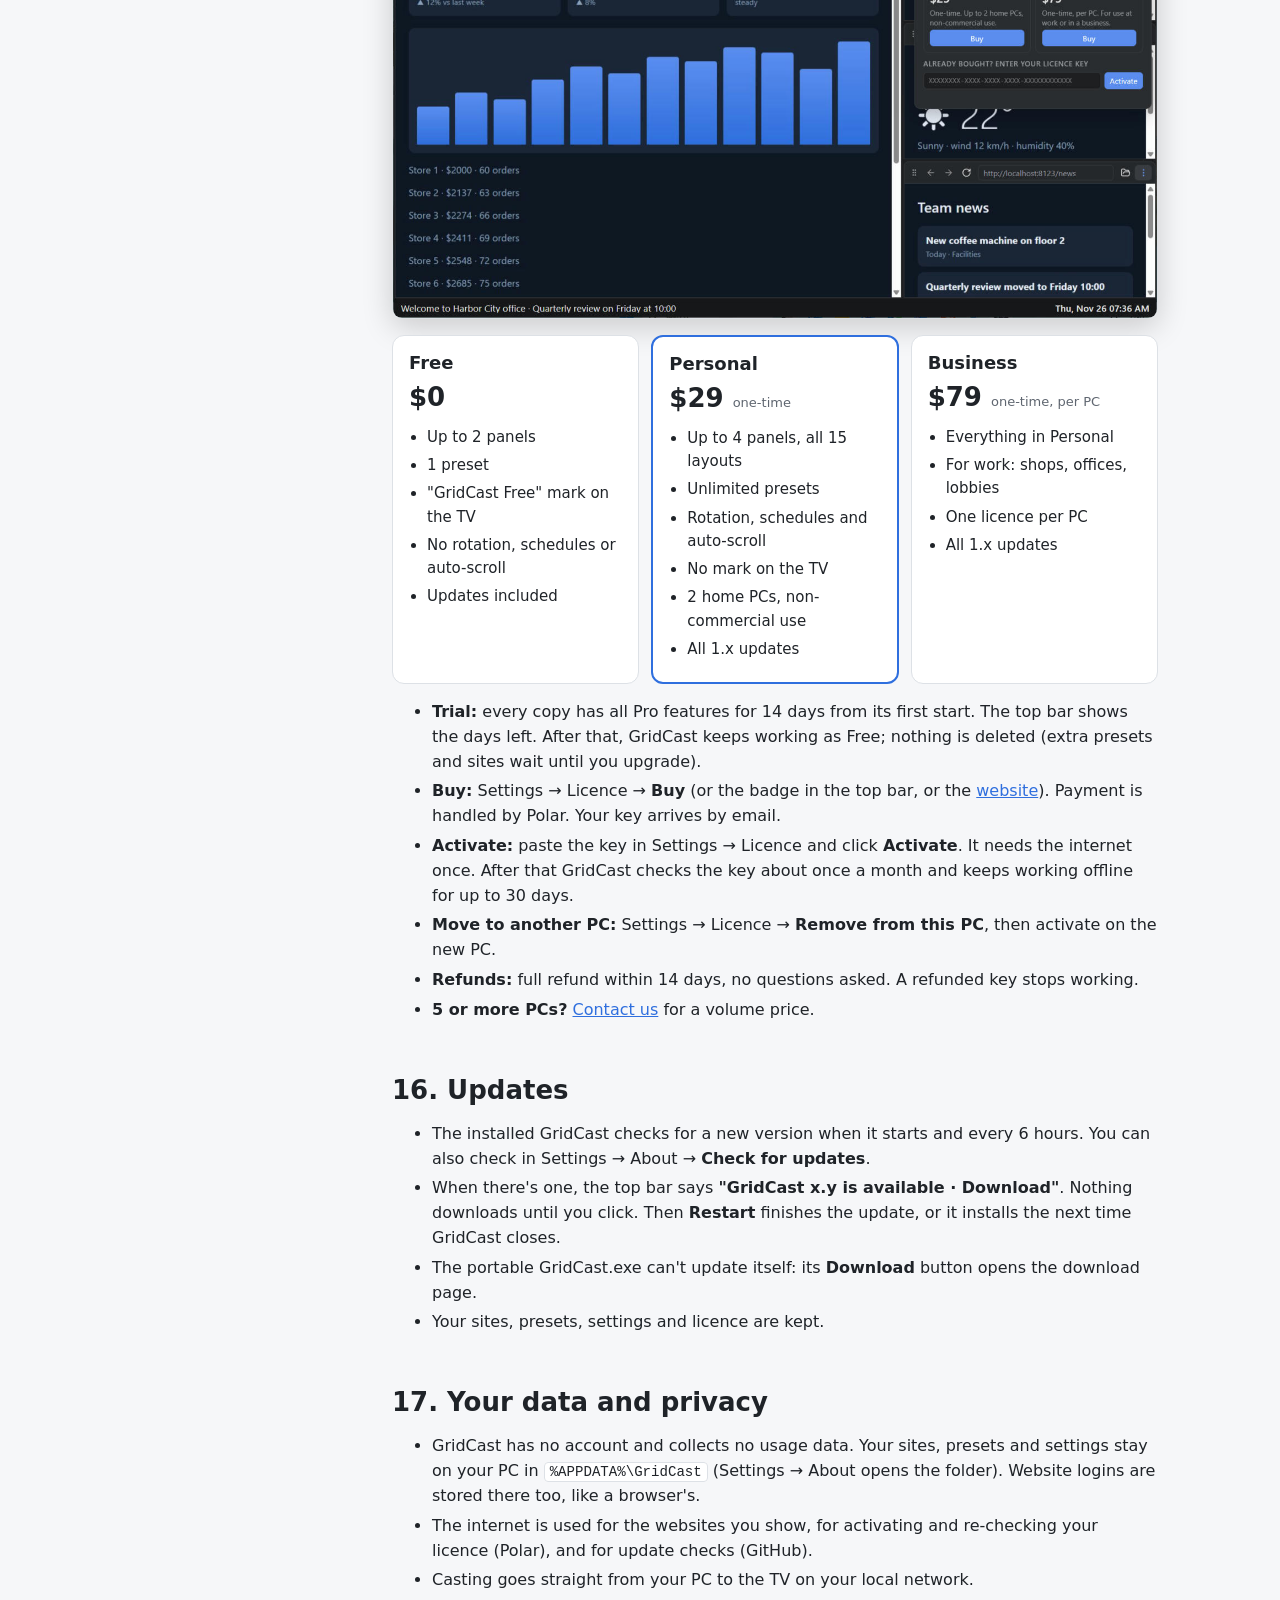
<file: guide.html>
<!doctype html>
<html lang="en">
  <head>
    <meta charset="utf-8" />
    <meta name="viewport" content="width=device-width, initial-scale=1" />
    <title>GridCast guide: how everything works</title>
    <meta
      name="description"
      content="How to use GridCast: adding sites, layouts, presets, rotation and schedules, casting to Chromecast and other TVs, unattended screens, licences, and answers to common problems."
    />
    <link rel="icon" href="icon.png" />
    <link rel="stylesheet" href="site.css" />
  </head>
  <body>
    <header class="top">
      <a class="brand" href="index.html"><img src="icon.png" alt="" width="28" height="28" /> GridCast</a>
      <nav>
        <a href="index.html#features">Features</a>
        <a href="index.html#pricing">Pricing</a>
        <a class="keep" href="guide.html">Guide</a>
        <a class="button small" href="https://github.com/bkokash/gridcast-releases/releases/latest">Download</a>
      </nav>
    </header>

    <div class="guide">
      <aside class="toc" aria-label="Contents">
        <strong>Contents</strong>
        <ol>
          <li><a href="#start">Getting started</a></li>
          <li><a href="#window">The window at a glance</a></li>
          <li><a href="#sites">Adding and using sites</a></li>
          <li><a href="#layouts">Layouts</a></li>
          <li><a href="#presets">Presets (saved setups)</a></li>
          <li><a href="#rotation">Rotate setups</a></li>
          <li><a href="#schedule">Schedule</a></li>
          <li><a href="#autoscroll">Auto-scroll and auto-refresh</a></li>
          <li><a href="#bar">Bottom bar and pictures</a></li>
          <li><a href="#chromecast">Casting to a Chromecast</a></li>
          <li><a href="#othertv">TVs without Chromecast</a></li>
          <li><a href="#unattended">Unattended screens</a></li>
          <li><a href="#settings">Settings</a></li>
          <li><a href="#shortcuts">Keyboard shortcuts</a></li>
          <li><a href="#licence">Plans and licence</a></li>
          <li><a href="#updates">Updates</a></li>
          <li><a href="#data">Your data and privacy</a></li>
          <li><a href="#trouble">Troubleshooting</a></li>
          <li><a href="#faq">More questions</a></li>
        </ol>
      </aside>

      <main class="guide-body">
        <h1>GridCast guide</h1>
        <p class="lead">Everything GridCast does and how to use it, step by step.</p>
        <p class="small muted">Updated for GridCast <span id="guide-version">0.6.0</span>. Features marked <span class="pro">Pro</span> need a Personal or Business licence, or the 14-day trial.</p>

        <!-- ================================================================ -->
        <section id="start">
          <h2>1. Getting started</h2>
          <h3>What you need</h3>
          <ul>
            <li>A PC with Windows 10 or 11.</li>
            <li>A TV, if you want the grid on a TV: one with Chromecast or Google TV built in (or a Chromecast / Android TV box plugged into it), one that supports wireless display (Miracast, as most Samsung, LG and Sony TVs do), or an HDMI cable.</li>
            <li>For casting: the PC and the TV on the <strong>same network</strong>.</li>
          </ul>

          <h3>Download and install</h3>
          <p>On the <a href="https://github.com/bkokash/gridcast-releases/releases/latest">download page</a> there are two files. Pick one:</p>
          <ul>
            <li><strong>GridCast-Setup-x.y.z.exe</strong> (recommended): installs GridCast for your Windows user only, without admin rights, and adds Start-menu and desktop shortcuts. It starts in a second or two and updates itself.</li>
            <li><strong>GridCast.exe</strong> (portable): one file, nothing to install. Copy it anywhere (a USB stick, for example) and run it. It unpacks itself each time, so it takes 10–20 seconds longer to open, and it can't update itself.</li>
          </ul>
          <p>GridCast isn't code-signed yet, so the first time Windows may show <em>"Windows protected your PC"</em>. Click <strong>More info</strong>, then <strong>Run anyway</strong>. The first time you cast, Windows may ask whether GridCast may use the network: choose <strong>Allow</strong> for <strong>private networks</strong>.</p>

          <h3>First start</h3>
          <ol>
            <li>GridCast opens with three empty panels, each with <strong>+ Add site</strong>.</li>
            <li>Click <strong>+ Add site</strong> in a panel, type an address such as <code>youtube.com</code>, and press Enter.</li>
            <li>Fill the other panels the same way. Pick another arrangement with the <strong>Layout</strong> button at the top left.</li>
            <li>To put the grid on a TV, click <strong>Cast ▾</strong> at the top right and pick the TV (see <a href="#chromecast">Casting</a>).</li>
          </ol>
          <p>Every new copy starts with a <strong>14-day Pro trial</strong>: everything works. No account or sign-up is needed. GridCast remembers your sites, layout and settings when you close it, and websites stay signed in.</p>
        </section>

        <!-- ================================================================ -->
        <section id="window">
          <h2>2. The window at a glance</h2>
          <figure>
            <img src="guide/grid.jpg" alt="GridCast with four sites in the Big left + 3 layout and a bottom bar with a clock" loading="lazy" width="1386" height="868" />
            <figcaption>Four sites in the "Big left + 3" layout, with the bottom bar on and the rotation counting down.</figcaption>
          </figure>
          <p><strong>Top bar, left (what's on screen):</strong></p>
          <ul>
            <li><strong>Layout</strong>: a small picture of the current layout. Opens the <a href="#layouts">layout picker</a>, the bottom bar and "Save picture of the grid".</li>
            <li><strong>Presets ▾</strong>: shows the setup you loaded last (here "Lobby"). Load, save, rename or delete saved setups; <a href="#rotation">Rotate setups</a> and <a href="#schedule">Schedule</a>.</li>
            <li><strong>Rotation countdown</strong> (only while rotating): time until the next setup. Click it to pause.</li>
            <li><strong>"1 hidden site"</strong> (only when it applies): sites that don't fit the current layout. They come back with a bigger layout.</li>
          </ul>
          <p><strong>Top bar, right (where it goes):</strong></p>
          <ul>
            <li><strong>Trial / Free badge</strong>: your plan. Click it for plans and your licence key.</li>
            <li><strong>Update message</strong> (only when there is a new version).</li>
            <li><strong>Casting status</strong> and <strong>Stop</strong> (only while casting).</li>
            <li><strong>Cast ▾</strong>: send the grid to a Chromecast, a TV screen or a wireless display.</li>
            <li><strong>Present</strong> (corners icon): full-screen on this screen with the bars hidden (F11).</li>
            <li><strong>?</strong>: keyboard shortcuts. <strong>Gear</strong>: Settings.</li>
          </ul>
          <p><strong>Each panel</strong> has its own bar: the grip to drag it, its name, back / forward / reload, the address, open a file, zoom − 100% +, mute, fill the window, and <strong>⋮</strong> for more. In narrow panels some of these move into ⋮. The <strong>blue line</strong> on top of a panel marks the <em>active panel</em>: the one keyboard shortcuts act on.</p>
        </section>

        <!-- ================================================================ -->
        <section id="sites">
          <h2>3. Adding and using sites</h2>
          <h3>What you can type in the address box</h3>
          <table>
            <tr><th>You type</th><th>GridCast opens</th></tr>
            <tr><td><code>youtube.com</code></td><td>https://youtube.com</td></tr>
            <tr><td><code>https://example.com/page</code></td><td>Exactly that address</td></tr>
            <tr><td><code>localhost:3000</code>, <code>192.168.1.10:8080</code></td><td>A page on this PC or your local network (http://)</td></tr>
            <tr><td><code>C:\reports\today.html</code> or <code>\\server\share\board.pdf</code></td><td>A file on the PC or the network (web pages, PDF, pictures, text)</td></tr>
            <tr><td><code>weather tomorrow</code></td><td>A Google search for those words</td></tr>
          </table>
          <p>The <strong>folder button</strong> picks a local file instead of typing its path. Click into the address box (or press <kbd>Ctrl+L</kbd>) to change the address of a panel that already has a site. The list under <strong>+ Add site</strong> shows your recent sites.</p>

          <h3>Why sites that "can't be embedded" work</h3>
          <p>Each panel is a full browser, not an embedded frame. Sites that refuse to appear inside other pages (YouTube, Google, banking, many dashboards) work normally. Signing in works as in a browser, and you stay signed in after closing GridCast.</p>

          <h3>Panel controls</h3>
          <ul>
            <li><strong>Back, forward, reload</strong>: as in a browser.</li>
            <li><strong>Zoom</strong>: − and + from 25% to 300%; click the percentage to go back to 100%. Each panel has its own zoom, even for the same website.</li>
            <li><strong>Mute</strong>: the speaker icon. Muted panels are also silent on the TV.</li>
            <li><strong>Fill the window</strong> (corners icon or <kbd>Ctrl+Shift+F</kbd>): one panel takes the whole window (and the whole TV picture). <kbd>Esc</kbd> or the same button returns to the grid. A video going full-screen does the same.</li>
            <li><strong>Rename</strong>: click the panel's name (or ⋮ → Rename panel…). Leave it empty to show the page title again.</li>
            <li><strong>Move or swap</strong>: drag a panel by its grip (six dots) onto another panel to swap them, or onto an empty panel to move it there. The site keeps its zoom, mute, name, session and auto-refresh.</li>
            <li><strong>Remove</strong>: ⋮ → Remove site.</li>
          </ul>

          <h3>Logins and "Separate session"</h3>
          <p>All panels share one set of logins, like tabs in one browser: sign in to a site once and every panel showing that site is signed in. To show <em>two different accounts</em> of the same site (two Gmail inboxes, for example), turn on <strong>⋮ → Separate session</strong> in one panel. That panel gets its own logins; it reloads when you switch. Settings → General → <strong>Clear…</strong> signs every panel out.</p>

          <h3>Pop-ups and new windows</h3>
          <p>Sign-in pop-ups (for example "Sign in with Google") open as small windows, which usually close by themselves when you're done. Links that would open a new tab open in the same panel instead.</p>

          <h3>When a site can't load</h3>
          <p>The panel shows what went wrong (for example "Couldn't reach localhost:3000") with a <strong>Retry</strong> button, and tries again by itself every minute. When the site is back (internet or server restored), it appears without you doing anything.</p>
        </section>

        <!-- ================================================================ -->
        <section id="layouts">
          <h2>4. Layouts</h2>
          <figure>
            <img src="guide/layouts.jpg" alt="The layout picker showing the 4-site layouts, the bottom bar option and Save picture of the grid" loading="lazy" width="1386" height="868" />
          </figure>
          <p>Click <strong>Layout</strong> (top left). The tabs <strong>1 · 2 · 3 · 4</strong> choose how many sites; each tab shows its layouts: full, side by side, stacked, big left / right / top / bottom, 2×2, 4 columns, big centre and more (15 in all). It opens on your current layout's tab.</p>
          <ul>
            <li><strong>Fewer cells than sites:</strong> nothing is lost. The extra sites are kept hidden (and muted), and the top bar shows "1 hidden site". Choose a bigger layout and they come back.</li>
            <li><strong>More cells than sites:</strong> the new cells show <strong>+ Add site</strong>.</li>
            <li>On Free, the 1- and 2-site layouts are available; the 3- and 4-site layouts are <span class="pro">Pro</span>.</li>
          </ul>
        </section>

        <!-- ================================================================ -->
        <section id="presets">
          <h2>5. Presets (saved setups)</h2>
          <figure>
            <img src="guide/presets.jpg" alt="The Presets menu with three saved setups, Save current as preset, Rotate setups and Schedule" loading="lazy" width="1386" height="868" />
          </figure>
          <p>A preset saves the <strong>layout, the sites, the page each one is on, and each panel's settings</strong> (zoom, mute, name, separate session, auto-scroll, auto-refresh) plus the bottom bar and its message.</p>
          <ul>
            <li><strong>Save:</strong> Presets ▾ → <strong>Save current as preset…</strong>, type a name (for example "Lobby"). Using an existing name replaces that preset (GridCast asks first).</li>
            <li><strong>Load:</strong> click its name. Everything on screen is replaced by the preset. The tick and the button show which one you loaded last.</li>
            <li><strong>Rename / delete:</strong> the pencil and bin icons.</li>
            <li>Changes you make after loading are <em>not</em> saved into the preset by themselves: save again with the same name to update it. (Your last screen is always remembered when you close GridCast, separately from presets.)</li>
            <li>On Free you can keep one preset; more presets are <span class="pro">Pro</span>.</li>
          </ul>
        </section>

        <!-- ================================================================ -->
        <section id="rotation">
          <h2>6. Rotate setups <span class="pro">Pro</span></h2>
          <figure>
            <img src="guide/rotation.jpg" alt="The Rotate setups window with three ticked setups and Show each for 30 minutes" loading="lazy" width="1386" height="868" />
          </figure>
          <p>Shows your saved setups one after another, so one TV can show more than 4 sites.</p>
          <ol>
            <li>Save at least two presets.</li>
            <li>Presets ▾ → <strong>Rotate setups…</strong></li>
            <li>Tick <strong>Take turns showing these saved setups</strong>, tick the setups to include, and choose <strong>Show each for</strong> (30 seconds to 30 minutes, the same for all).</li>
            <li><strong>Save</strong>. If the setup on screen isn't in the list, the first ticked one shows at once.</li>
          </ol>
          <p><strong>How it behaves:</strong></p>
          <ul>
            <li>Setups show in the order of the Presets menu, then start again.</li>
            <li>About 15 seconds before each switch, the next setup's sites start loading out of sight, so the TV never shows half-loaded pages.</li>
            <li>While you're <strong>using GridCast</strong> (clicking, scrolling or typing in it, or with a menu open) the rotation waits; the countdown shows <strong>Waiting</strong>. It carries on after one minute without use. Moving the mouse alone doesn't count.</li>
            <li>Click the <strong>countdown</strong> in the top bar to pause (it shows <strong>Paused</strong>); click again to carry on at once.</li>
            <li>The rotation stays on after you close GridCast or restart the PC.</li>
            <li>Changes you make to a setup while it's showing aren't saved into it; the next time round it shows as saved.</li>
            <li>To stop: open Rotate setups… again and untick the first box. A schedule can also start and stop it.</li>
          </ul>
        </section>

        <!-- ================================================================ -->
        <section id="schedule">
          <h2>7. Schedule <span class="pro">Pro</span></h2>
          <figure>
            <img src="guide/schedule.jpg" alt="The Schedule window: weekdays 8 AM to 6 PM rotation, Saturday 10 AM to 2 PM Departures, every night 10 PM to 7 AM TV picture off" loading="lazy" width="1386" height="868" />
            <figcaption>Example: rotation during office hours, one setup on Saturday mornings, and a black picture every night.</figcaption>
          </figure>
          <p>Changes what's shown at set times of the week. Open Presets ▾ → <strong>Schedule…</strong>, tick <strong>Use this schedule</strong>, and add times with <strong>+ Add a time</strong>. Each time has:</p>
          <ul>
            <li><strong>Days</strong>: click the day buttons (M T W T F S S) to select or unselect them.</li>
            <li><strong>From – to</strong>: a time that ends before it starts runs past midnight (for example 10:00 PM to 7:00 AM).</li>
            <li><strong>What to show</strong>: one of your saved setups, <strong>Rotation</strong> (your Rotate setups list), or <strong>TV picture off (black)</strong>.</li>
          </ul>
          <p><strong>How it behaves:</strong></p>
          <ul>
            <li>A time takes effect <strong>when it starts</strong> (and at once when you save the schedule, or start GridCast, during a time).</li>
            <li><strong>Changes by hand win</strong>: if you load another setup during a time, yours stays until the next time starts.</li>
            <li><strong>Gaps</strong>: outside all times, whatever the last time showed stays on. For nights, add a "TV picture off" time.</li>
            <li>A setup time stops the rotation; a rotation time starts it.</li>
            <li>If two times overlap, the higher one in the list wins.</li>
            <li>Renaming a setup updates the schedule; deleting one removes its times.</li>
          </ul>
          <p><strong>TV picture off:</strong> the PC window, a TV screen and the Chromecast picture all turn black and the sound is muted. Sites keep running, so the picture comes back instantly. The PC's screen may go to sleep, and many TVs switch to standby on a black or idle picture (that depends on the TV). Click the black window to turn the picture back on early; on a TV screen, move the mouse to see the hint, then click.</p>
        </section>

        <!-- ================================================================ -->
        <section id="autoscroll">
          <h2>8. Auto-scroll <span class="pro">Pro</span> and auto-refresh</h2>
          <figure>
            <img src="guide/panel-menu.jpg" alt="A panel's more menu with Auto-scroll Off, Slow, Medium, Fast and Auto-refresh choices" loading="lazy" width="1386" height="868" />
          </figure>
          <h3>Auto-scroll</h3>
          <p>For long pages on a screen nobody touches (reports, lists, menus). In a panel's <strong>⋮</strong> menu, choose <strong>Auto-scroll: Slow, Medium or Fast</strong> (about 20, 40 or 80 pixels a second).</p>
          <ul>
            <li>The page waits 5 seconds at the top, scrolls down slowly, waits 5 seconds at the bottom, jumps back to the top, and starts again.</li>
            <li>Pages that scroll inside a box (many dashboards and web apps) scroll that box.</li>
            <li>Scrolling, clicking or typing in that page pauses it for one minute.</li>
            <li>It's saved with the panel, so presets keep it. It starts again on every new page in that panel.</li>
            <li>With the rotation, the switch happens on time even if a page hasn't reached the bottom.</li>
          </ul>
          <h3>Auto-refresh</h3>
          <p><strong>⋮ → Auto-refresh</strong> reloads the panel every 1, 5, 15 or 30 minutes, or a custom number of minutes (up to 24 hours). Use it for pages that don't update by themselves.</p>
        </section>

        <!-- ================================================================ -->
        <section id="bar">
          <h2>9. Bottom bar and pictures</h2>
          <h3>Bottom bar with clock</h3>
          <p>In the <strong>Layout</strong> menu, tick <strong>Bottom bar with clock</strong> and, if you like, type a message (up to 200 characters). A thin bar along the bottom shows the date and time on the right and your message on the left (scrolling if it's long). It shows on the PC, in Present mode, on TV screens and on the Chromecast picture. It's saved with each preset, so each setup can have its own message.</p>
          <h3>Pictures (screenshots)</h3>
          <ul>
            <li><strong>One site:</strong> ⋮ → <strong>Save picture</strong>.</li>
            <li><strong>The whole grid:</strong> Layout → <strong>Save picture of the grid</strong>, or <kbd>Ctrl+Shift+S</kbd>. It includes all panels and the bottom bar as on screen.</li>
            <li>Pictures are saved as PNG files in <strong>Pictures\GridCast</strong>, named with the date, time and site. A message in the top bar offers <strong>Open folder</strong>.</li>
          </ul>
        </section>

        <!-- ================================================================ -->
        <section id="chromecast">
          <h2>10. Casting to a Chromecast, Google TV or Android TV</h2>
          <figure>
            <img src="guide/cast-menu.jpg" alt="The Cast menu: Chromecast section, screens, and Wireless display (Miracast)" loading="lazy" width="1386" height="868" />
            <figcaption>The Cast menu. Chromecasts on your network appear at the top (none were on when this was taken).</figcaption>
          </figure>
          <ol>
            <li>Turn the TV on and make sure it's on the <strong>same network</strong> as the PC.</li>
            <li>Click <strong>Cast ▾</strong> and pick the TV under "Chromecast / Google TV".</li>
            <li>After about 15 seconds the top bar shows <strong>Casting to …</strong> and the TV shows the grid full-screen, without toolbars or menus.</li>
            <li>Use GridCast on the PC as usual; changes appear on the TV within a moment.</li>
            <li><strong>Stop</strong> in the top bar ends casting and the TV goes back to its home screen. Closing GridCast also stops it.</li>
          </ol>
          <h3>Good to know</h3>
          <ul>
            <li><strong>The PC view changes while casting:</strong> the grid takes the TV's shape (dark strips at the sides) and the panels zoom out, so each website lays itself out for its full size on the TV. Text on the PC looks smaller until you stop.</li>
            <li><strong>Sound:</strong> all unmuted panels are heard on the TV. Mute a panel to keep it silent there.</li>
            <li><strong>Keep GridCast open</strong>: it can be behind other windows, but not minimised. The picture comes from it.</li>
            <li><strong>PC locked</strong> (Win+L): Windows doesn't allow capturing a locked screen, so the TV keeps the last picture; it goes live again a couple of seconds after you unlock.</li>
            <li><strong>Sleep:</strong> while casting on a plugged-in PC, GridCast keeps it awake (the screen may still turn off). On battery, Windows' normal sleep settings apply.</li>
            <li><strong>Connection dropped</strong> (Wi-Fi hiccup, TV restarted): GridCast reconnects by itself for up to 2 minutes ("Reconnecting…"). If you stop it with the TV's remote, it stays stopped.</li>
            <li><strong>Two PCs, one TV:</strong> the TV shows the PC that cast to it last. The other one stops and says "Another device took over". Cast again from it to take the TV back.</li>
          </ul>
          <h3>Casting settings</h3>
          <figure>
            <img src="guide/settings-casting.jpg" alt="Settings, Casting tab: Chromecast quality, TV text size, TV edge margin" loading="lazy" width="1386" height="868" />
          </figure>
          <ul>
            <li><strong>Chromecast quality:</strong> <em>Auto</em> (adapts to your Wi-Fi, stays sharp, 1080p) suits most cases; <em>High</em> for videos on a strong network; <em>Data saver</em> (720p) for weak Wi-Fi.</li>
            <li><strong>TV text size:</strong> <em>Normal</em> looks like a normal browser on the TV; <em>Large</em> and <em>Larger</em> make text 25% and 50% bigger for viewing from across a room. Each panel's own zoom still applies on top.</li>
            <li><strong>TV edge margin:</strong> for TVs that cut off the edges of the picture (see <a href="#trouble">Troubleshooting</a>).</li>
          </ul>
        </section>

        <!-- ================================================================ -->
        <section id="othertv">
          <h2>11. TVs without Chromecast: wireless display, HDMI, Present</h2>
          <h3>Wireless display (Miracast), for example Samsung TVs</h3>
          <ol>
            <li>Cast ▾ → <strong>Wireless display (Miracast)…</strong>. Windows' Cast panel opens (the same as <kbd>Win+K</kbd>).</li>
            <li>Pick the TV, and accept on the TV if it asks.</li>
            <li>GridCast does the rest: it switches Windows to <em>Extend</em> if needed and shows the grid full-screen on the TV with the bars hidden. It watches for the TV for 3 minutes.</li>
          </ol>
          <h3>HDMI cable or an extended screen</h3>
          <p>Connect the TV, then Cast ▾ → pick it under <strong>Show full-screen on a screen</strong>.</p>
          <h3>On the TV screen</h3>
          <ul>
            <li>The bars are hidden. Move the mouse to the <strong>top edge</strong> of the TV to bring them back; they hide again about 2 seconds after you move away.</li>
            <li><kbd>Esc</kbd> or Cast ▾ → <strong>This PC</strong> returns GridCast to a normal window. If the TV disconnects, GridCast comes back to your screen by itself.</li>
            <li>The PC's screen and the TV stay on while GridCast is shown there.</li>
          </ul>
          <h3>Present mode</h3>
          <p>The <strong>Present</strong> button (or <kbd>F11</kbd>) fills this screen with the grid, bars hidden. Useful when the PC itself is connected to a big screen, or when you mirror the PC to a TV some other way. <kbd>Esc</kbd> leaves it.</p>
          <p class="note">A VPN (especially one with a "kill switch") can block wireless displays: disconnect it if the TV won't connect. As a last resort, Chrome's ⋮ → Cast → Cast screen can mirror the whole PC to a Google TV; then press Present in GridCast.</p>
        </section>

        <!-- ================================================================ -->
        <section id="unattended">
          <h2>12. Unattended screens (shops, offices, lobbies)</h2>
          <ul>
            <li><strong>Start with Windows:</strong> Settings → General → <strong>Start GridCast with Windows</strong> (off by default; works in the installed and portable versions).</li>
            <li><strong>Carries on after a restart or power cut:</strong> GridCast opens your last screen and, if it was casting or showing on a TV screen when it closed, carries on with that. It waits up to 3 minutes for a TV that starts more slowly than the PC. It doesn't, if you had stopped casting yourself.</li>
            <li><strong>Rotation and schedules</strong> carry on too.</li>
            <li><strong>Sites recover by themselves:</strong> a page that crashes reloads after a second; a page frozen for 30 seconds is reloaded; a page that couldn't load retries every minute.</li>
            <li><strong>Screen stays on</strong> in Present mode and on a TV screen; the PC doesn't sleep while casting on mains power.</li>
            <li><strong>Only one GridCast runs at a time</strong>: starting it again brings the open window to the front.</li>
          </ul>
          <p class="note">Tip for a dedicated PC: also set Windows to sign in automatically and to install updates outside opening hours, so a Windows restart doesn't leave the TV on the sign-in screen.</p>
        </section>

        <!-- ================================================================ -->
        <section id="settings">
          <h2>13. Settings</h2>
          <figure>
            <img src="guide/settings-general.jpg" alt="Settings, General tab: theme, start with Windows, logins and site data, recent sites" loading="lazy" width="1386" height="868" />
          </figure>
          <ul>
            <li><strong>General:</strong> <em>Theme</em> (System, Light or Dark; websites with their own dark mode follow it), <em>Start GridCast with Windows</em>, <em>Clear logins and site data</em> (signs every panel out; can't be undone), <em>Clear recent sites</em>.</li>
            <li><strong>Casting:</strong> quality, TV text size, TV edge margin (see <a href="#chromecast">Casting</a>).</li>
            <li><strong>Licence:</strong> your plan, buy, enter or remove a key (see <a href="#licence">Plans and licence</a>).</li>
            <li><strong>About:</strong> version, <em>Check for updates</em>, the folder where GridCast keeps its data, and the open-source licences.</li>
          </ul>
        </section>

        <!-- ================================================================ -->
        <section id="shortcuts">
          <h2>14. Keyboard shortcuts</h2>
          <p>They work while GridCast is the active window, also when a website has the keyboard. "Active panel" is the one you last clicked or chose with Ctrl+1–4 (blue line on top). The <strong>?</strong> button shows this list too.</p>
          <table>
            <tr><th>Keys</th><th>What it does</th></tr>
            <tr><td><kbd>Ctrl+1</kbd> – <kbd>Ctrl+4</kbd></td><td>Go to panel 1–4</td></tr>
            <tr><td><kbd>Ctrl+R</kbd> / <kbd>F5</kbd></td><td>Reload the active panel</td></tr>
            <tr><td><kbd>Ctrl+L</kbd></td><td>Edit the active panel's address</td></tr>
            <tr><td><kbd>Ctrl+Shift+F</kbd></td><td>Active panel fills the window / back to the grid</td></tr>
            <tr><td><kbd>Ctrl+Shift+S</kbd></td><td>Save a picture of the grid</td></tr>
            <tr><td><kbd>F11</kbd></td><td>Present mode on / off</td></tr>
            <tr><td><kbd>Esc</kbd></td><td>Leave fill-window, Present or the TV screen</td></tr>
            <tr><td><kbd>Ctrl+M</kbd></td><td>Mute / unmute the active panel</td></tr>
            <tr><td><kbd>Ctrl +</kbd> / <kbd>Ctrl −</kbd> / <kbd>Ctrl+0</kbd></td><td>Zoom in / out / 100%</td></tr>
          </table>
        </section>

        <!-- ================================================================ -->
        <section id="licence">
          <h2>15. Plans and licence</h2>
          <figure>
            <img src="guide/settings-licence.jpg" alt="Settings, Licence tab during the trial: Personal and Business plans and the licence key box" loading="lazy" width="1386" height="868" />
          </figure>
          <div class="guide-plans">
            <article>
              <h3>Free</h3>
              <p class="plan-price">$0</p>
              <ul>
                <li>Up to 2 panels</li>
                <li>1 preset</li>
                <li>"GridCast Free" mark on the TV</li>
                <li>No rotation, schedules or auto-scroll</li>
                <li>Updates included</li>
              </ul>
            </article>
            <article class="featured">
              <h3>Personal</h3>
              <p class="plan-price">$29 <span>one-time</span></p>
              <ul>
                <li>Up to 4 panels, all 15 layouts</li>
                <li>Unlimited presets</li>
                <li>Rotation, schedules and auto-scroll</li>
                <li>No mark on the TV</li>
                <li>2 home PCs, non-commercial use</li>
                <li>All 1.x updates</li>
              </ul>
            </article>
            <article>
              <h3>Business</h3>
              <p class="plan-price">$79 <span>one-time, per PC</span></p>
              <ul>
                <li>Everything in Personal</li>
                <li>For work: shops, offices, lobbies</li>
                <li>One licence per PC</li>
                <li>All 1.x updates</li>
              </ul>
            </article>
          </div>
          <ul>
            <li><strong>Trial:</strong> every copy has all Pro features for 14 days from its first start. The top bar shows the days left. After that, GridCast keeps working as Free; nothing is deleted (extra presets and sites wait until you upgrade).</li>
            <li><strong>Buy:</strong> Settings → Licence → <strong>Buy</strong> (or the badge in the top bar, or the <a href="index.html#pricing">website</a>). Payment is handled by Polar. Your key arrives by email.</li>
            <li><strong>Activate:</strong> paste the key in Settings → Licence and click <strong>Activate</strong>. It needs the internet once. After that GridCast checks the key about once a month and keeps working offline for up to 30 days.</li>
            <li><strong>Move to another PC:</strong> Settings → Licence → <strong>Remove from this PC</strong>, then activate on the new PC.</li>
            <li><strong>Refunds:</strong> full refund within 14 days, no questions asked. A refunded key stops working.</li>
            <li><strong>5 or more PCs?</strong> <a href="mailto:bkokash@outlook.com?subject=GridCast%20Business%20volume">Contact us</a> for a volume price.</li>
          </ul>
        </section>

        <!-- ================================================================ -->
        <section id="updates">
          <h2>16. Updates</h2>
          <ul>
            <li>The installed GridCast checks for a new version when it starts and every 6 hours. You can also check in Settings → About → <strong>Check for updates</strong>.</li>
            <li>When there's one, the top bar says <strong>"GridCast x.y is available · Download"</strong>. Nothing downloads until you click. Then <strong>Restart</strong> finishes the update, or it installs the next time GridCast closes.</li>
            <li>The portable GridCast.exe can't update itself: its <strong>Download</strong> button opens the download page.</li>
            <li>Your sites, presets, settings and licence are kept.</li>
          </ul>
        </section>

        <!-- ================================================================ -->
        <section id="data">
          <h2>17. Your data and privacy</h2>
          <ul>
            <li>GridCast has no account and collects no usage data. Your sites, presets and settings stay on your PC in <code>%APPDATA%\GridCast</code> (Settings → About opens the folder). Website logins are stored there too, like a browser's.</li>
            <li>The internet is used for the websites you show, for activating and re-checking your licence (Polar), and for update checks (GitHub).</li>
            <li>Casting goes straight from your PC to the TV on your local network.</li>
            <li>Websites in your panels can't see your PC's local network address.</li>
            <li>Uninstall: Windows Settings → Apps → GridCast. To remove your data too, delete the <code>%APPDATA%\GridCast</code> folder.</li>
          </ul>
          <p>Details: <a href="privacy.html">privacy</a> and <a href="eula.html">licence terms</a>.</p>
        </section>

        <!-- ================================================================ -->
        <section id="trouble">
          <h2>18. Troubleshooting</h2>
          <details>
            <summary>My TV isn't listed under Chromecast</summary>
            <ul>
              <li>Check the TV is on and on the same Wi-Fi or network as the PC (not a guest network).</li>
              <li>If Windows asked whether GridCast may use the network, it needs <strong>Allow</strong> for private networks. If you clicked Cancel: Windows Security → Firewall → Allow an app through firewall → GridCast → Private.</li>
              <li>Set your Wi-Fi to a <em>private</em> network in Windows Settings → Network.</li>
              <li>Some office and hotel networks block devices from seeing each other; use HDMI or wireless display there.</li>
              <li>Close and reopen the Cast menu: it searches again each time.</li>
            </ul>
          </details>
          <details>
            <summary>The edges of the picture are cut off on the TV</summary>
            <p>Many TVs enlarge the picture slightly ("overscan"). Best fix, in the TV's picture settings: <em>Just Scan</em>, <em>Screen Fit</em>, <em>Fit to Screen</em> or <em>Original</em> (on a Mi Box or Android TV box: Settings → Display → Screen position). If your TV has no such option, use GridCast's Settings → Casting → <strong>TV edge margin</strong> (2.5% or 5%).</p>
          </details>
          <details>
            <summary>Text is too small on the TV</summary>
            <p>Settings → Casting → <strong>TV text size</strong> → Large or Larger, or zoom in the panel itself with +.</p>
          </details>
          <details>
            <summary>The TV picture is blurry, slow or stutters</summary>
            <p>Try Settings → Casting → Chromecast quality → <em>Data saver</em>, move the router closer, or use a 5 GHz network. Fewer moving videos at once also helps. A wired network on the PC helps a lot.</p>
          </details>
          <details>
            <summary>No sound on the TV</summary>
            <p>Check the panels aren't muted (speaker icon) and the TV's own volume. Hidden sites (from a smaller layout) are always muted.</p>
          </details>
          <details>
            <summary>The TV shows a still picture</summary>
            <p>The PC is probably locked (Win+L): Windows doesn't allow capturing a locked screen. It goes live again a couple of seconds after unlocking. For a screen that runs all day, don't let the PC lock (Windows Settings → Accounts → Sign-in options).</p>
          </details>
          <details>
            <summary>Casting stopped by itself</summary>
            <p>The top bar says why. "Another device took over": another PC cast to the same TV. If the network dropped, GridCast tries again for 2 minutes. If the PC went to sleep on battery, plug it in.</p>
          </details>
          <details>
            <summary>The TV went black</summary>
            <p>Probably a schedule time with "TV picture off". Click the GridCast window (or move the mouse on the TV screen and click) to turn it back on, or change the schedule in Presets ▾ → Schedule…</p>
          </details>
          <details>
            <summary>Wireless display (Miracast) doesn't connect</summary>
            <ul>
              <li>Disconnect any VPN on the PC and try again.</li>
              <li>Make sure the TV's screen mirroring / wireless display is turned on (on Samsung it's usually on; on some TVs it's an input called "Screen Mirroring").</li>
              <li>Try <kbd>Win+K</kbd> directly: if Windows can't connect either, it's a Windows or TV setting, not GridCast.</li>
            </ul>
          </details>
          <details>
            <summary>A site shows an error, or keeps loading</summary>
            <p>Check the address and your internet. GridCast retries every minute by itself; Retry tries at once. For sites on your network (localhost, 192.168…), check the device or server is on.</p>
          </details>
          <details>
            <summary>A site keeps signing me out, or shows the wrong account</summary>
            <p>All panels share logins: signing out in one panel signs out the others on the same site. Use ⋮ → <strong>Separate session</strong> for a panel that needs a different account.</p>
          </details>
          <details>
            <summary>The rotation isn't switching</summary>
            <p>Look at the countdown: <em>Waiting</em> means GridCast is in use (it carries on a minute after your last click); <em>Paused</em> means you paused it (click it). It needs at least 2 ticked setups. During a schedule time showing one setup, the rotation is off until the next rotation time.</p>
          </details>
          <details>
            <summary>Auto-scroll doesn't move</summary>
            <p>It waits 5 seconds at the top first, and stops for a minute after you scroll or click in that page. Pages too short to scroll don't move. Auto-scroll is Pro.</p>
          </details>
          <details>
            <summary>"Windows protected your PC" when starting GridCast</summary>
            <p>GridCast isn't code-signed yet. Click <strong>More info</strong> → <strong>Run anyway</strong>.</p>
          </details>
          <details>
            <summary>My settings were reset</summary>
            <p>If GridCast's settings file is damaged (for example by a power cut while saving), GridCast starts fresh and keeps the old file as <code>gridcast.json.broken</code> in <code>%APPDATA%\GridCast</code>.</p>
          </details>
          <details>
            <summary>Licence key not accepted</summary>
            <p>Copy the whole key from the email, with no spaces. Check the internet is on. A key that was refunded, or is already on its maximum number of PCs, is refused: remove it from an old PC first (Settings → Licence → Remove from this PC), or contact us.</p>
          </details>
        </section>

        <!-- ================================================================ -->
        <section id="faq">
          <h2>19. More questions</h2>
          <details>
            <summary>Can I show more than 4 sites?</summary>
            <p>Up to 4 at once. With <a href="#rotation">Rotate setups</a>, a TV can show any number of sites, 4 at a time.</p>
          </details>
          <details>
            <summary>Can I cast to two TVs at once?</summary>
            <p>Not yet: one TV per PC at a time (Chromecast, or one TV screen).</p>
          </details>
          <details>
            <summary>Do I need to keep the PC on?</summary>
            <p>Yes. The PC runs the websites and sends the picture; the TV only shows it.</p>
          </details>
          <details>
            <summary>Can I use the PC while it's casting?</summary>
            <p>Yes. GridCast can be behind other windows (not minimised). If the PC is locked, the TV keeps the last picture.</p>
          </details>
          <details>
            <summary>Does it work with Netflix and other paid streaming services?</summary>
            <p>Usually not: services with copy protection (Netflix, Disney+ and similar) may refuse to play, or show black on the TV. Ordinary videos (YouTube, news sites, your own) work.</p>
          </details>
          <details>
            <summary>Does it work without the internet?</summary>
            <p>Local pages, files and casting work on your network without internet. The licence needs the internet once to activate, then once a month (30 days' grace).</p>
          </details>
          <details>
            <summary>Can two PCs use the same TV?</summary>
            <p>Yes, but not at the same time: the TV shows whichever cast last.</p>
          </details>
          <details>
            <summary>Can I run GridCast twice on one PC?</summary>
            <p>No, one copy at a time (two would overwrite each other's settings and logins). Starting it again brings the open window to the front.</p>
          </details>
          <details>
            <summary>Does it work on Mac, Linux, phones or tablets?</summary>
            <p>No, Windows 10 and 11 only.</p>
          </details>
          <details>
            <summary>Is my licence valid for version 2?</summary>
            <p>Personal and Business include all 1.x updates.</p>
          </details>
          <details>
            <summary>How do I get help?</summary>
            <p>Email <a href="mailto:bkokash@outlook.com?subject=GridCast%20help">bkokash@outlook.com</a> with your GridCast version (Settings → About) and what you see.</p>
          </details>
        </section>
      </main>
    </div>

    <footer class="foot">
      <span>© 2026 GridCast</span>
      <a href="guide.html">Guide</a>
      <a href="eula.html">Licence terms (EULA)</a>
      <a href="privacy.html">Privacy</a>
      <a href="https://github.com/bkokash/gridcast-releases/releases">All downloads</a>
    </footer>
  </body>
</html>
</file>
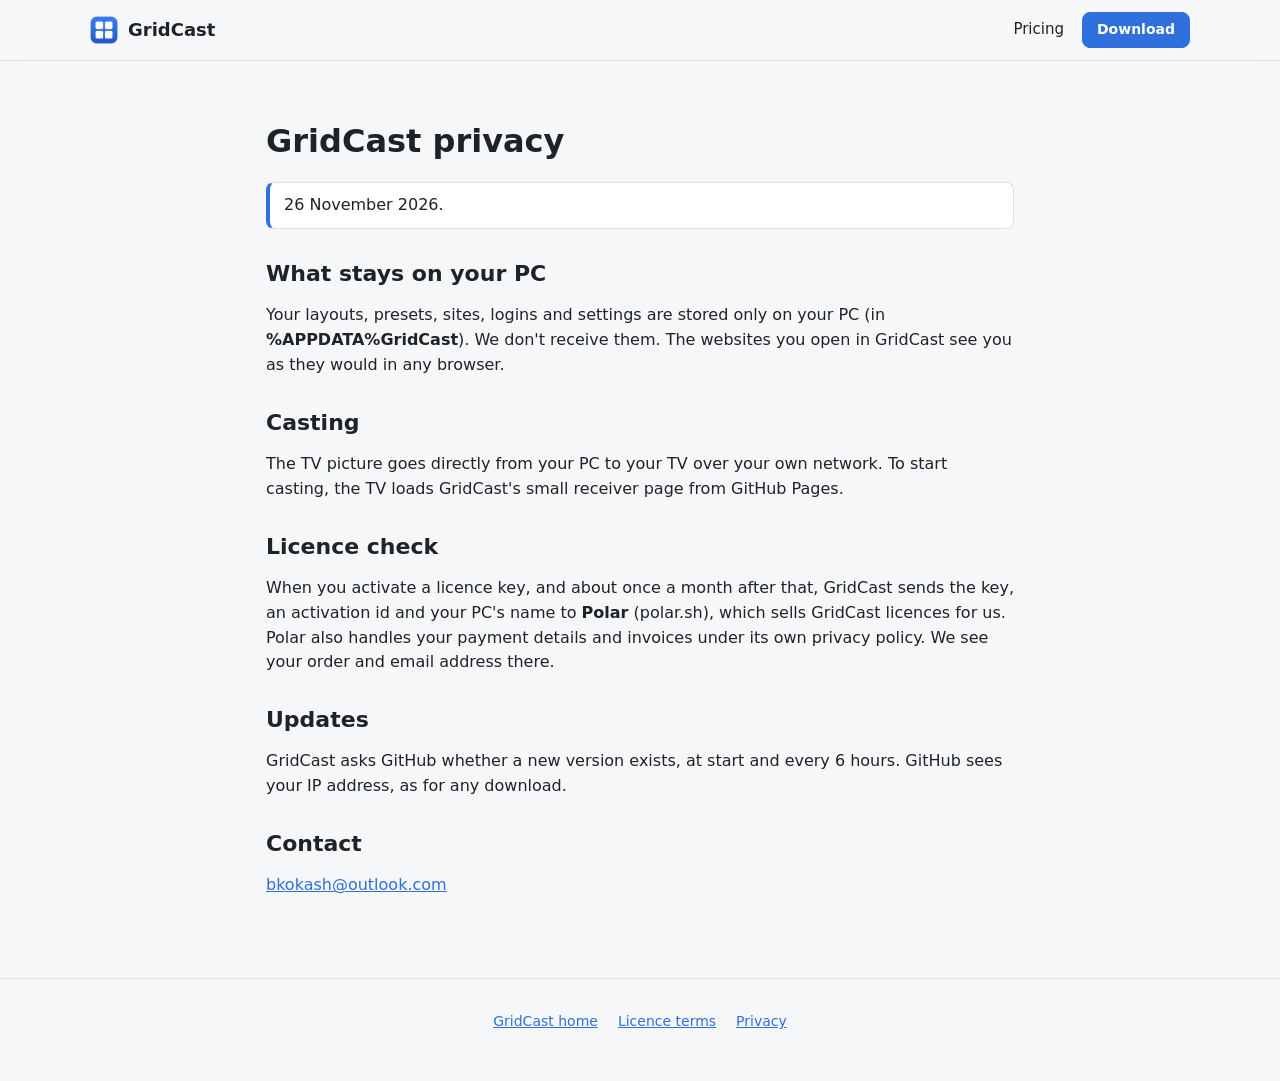
<file: privacy.html>
<!doctype html>
<html lang="en">
<head>
<meta charset="utf-8" />
<meta name="viewport" content="width=device-width, initial-scale=1" />
<title>GridCast privacy</title>
<link rel="icon" href="icon.png" />
<link rel="stylesheet" href="site.css" />
</head>
<body>
<header class="top"><a class="brand" href="./"><img src="icon.png" alt="" width="28" height="28" /> GridCast</a><nav><a href="./#pricing">Pricing</a><a class="button small" href="https://github.com/bkokash/gridcast-releases/releases/latest">Download</a></nav></header>
<main class="doc">
<h1>GridCast privacy</h1>
<p class="note">26 November 2026.</p>
<h2>What stays on your PC</h2><p>Your layouts, presets, sites, logins and settings are stored only on your PC (in <b>%APPDATA%GridCast</b>). We don't receive them. The websites you open in GridCast see you as they would in any browser.</p>
<h2>Casting</h2><p>The TV picture goes directly from your PC to your TV over your own network. To start casting, the TV loads GridCast's small receiver page from GitHub Pages.</p>
<h2>Licence check</h2><p>When you activate a licence key, and about once a month after that, GridCast sends the key, an activation id and your PC's name to <b>Polar</b> (polar.sh), which sells GridCast licences for us. Polar also handles your payment details and invoices under its own privacy policy. We see your order and email address there.</p>
<h2>Updates</h2><p>GridCast asks GitHub whether a new version exists, at start and every 6 hours. GitHub sees your IP address, as for any download.</p>
<h2>Contact</h2><p><a href="mailto:bkokash@outlook.com">bkokash@outlook.com</a></p>
</main>
<footer class="foot"><a href="./">GridCast home</a><a href="eula.html">Licence terms</a><a href="privacy.html">Privacy</a></footer>
</body>
</html>
</file>
<file: site.css>
:root {
  --bg: #f6f7f9;
  --card: #ffffff;
  --text: #1f2328;
  --muted: #5f6670;
  --border: #dde1e6;
  --accent: #2f6fde;
  --accent-text: #ffffff;
  --mock: #1e1f22;
  color-scheme: light dark;
}
@media (prefers-color-scheme: dark) {
  :root {
    --bg: #17181b;
    --card: #222428;
    --text: #e8e9eb;
    --muted: #a0a5ad;
    --border: #34373d;
    --accent: #5b8def;
  }
}
* {
  box-sizing: border-box;
}
html {
  scroll-behavior: smooth;
}
body {
  margin: 0;
  background: var(--bg);
  color: var(--text);
  font: 16px/1.55 'Segoe UI', system-ui, -apple-system, sans-serif;
}
a {
  color: var(--accent);
}
h1,
h2,
h3 {
  line-height: 1.2;
}
.muted {
  color: var(--muted);
}
.small {
  font-size: 14px;
}
.center {
  text-align: center;
}

/* Header */
.top {
  position: sticky;
  top: 0;
  z-index: 2;
  display: flex;
  align-items: center;
  justify-content: space-between;
  gap: 16px;
  padding: 12px max(16px, calc((100vw - 1100px) / 2));
  background: color-mix(in srgb, var(--bg) 88%, transparent);
  backdrop-filter: blur(8px);
  border-bottom: 1px solid var(--border);
}
.brand {
  display: flex;
  align-items: center;
  gap: 10px;
  font-weight: 700;
  font-size: 18px;
  color: var(--text);
  text-decoration: none;
}
.brand img {
  border-radius: 6px;
}
nav {
  display: flex;
  align-items: center;
  gap: 18px;
}
nav a {
  color: var(--text);
  text-decoration: none;
  font-size: 15px;
}
nav a:not(.button):hover {
  color: var(--accent);
}

/* Buttons */
.button {
  display: inline-block;
  padding: 11px 20px;
  border-radius: 8px;
  background: var(--accent);
  color: var(--accent-text) !important;
  font-weight: 600;
  text-decoration: none;
  border: 1px solid var(--accent);
  text-align: center;
}
.button:hover {
  filter: brightness(1.08);
}
.button.small {
  padding: 6px 14px;
  font-size: 14px;
}
.button.ghost {
  background: transparent;
  color: var(--accent) !important;
}
.button.soon {
  background: var(--border);
  border-color: var(--border);
  color: var(--muted) !important;
  cursor: default;
  filter: none;
}

main {
  max-width: 1100px;
  margin: 0 auto;
  padding: 0 16px;
}
section {
  padding: 64px 0;
}
h2 {
  font-size: 30px;
  text-align: center;
  margin: 0 0 12px;
}

/* Hero */
.hero {
  display: grid;
  grid-template-columns: 1fr 1.1fr;
  gap: 48px;
  align-items: center;
}
.hero h1 {
  font-size: 44px;
  margin: 0 0 16px;
}
.lead {
  font-size: 18px;
  color: var(--muted);
}
.cta {
  display: flex;
  flex-wrap: wrap;
  gap: 12px;
  margin: 24px 0 12px;
}

/* App mock-up (drawn, not a screenshot) */
.mock {
  border-radius: 12px;
  overflow: hidden;
  background: var(--mock);
  box-shadow: 0 20px 60px rgba(0, 0, 0, 0.25);
  border: 1px solid #000;
}
.mock-bar {
  display: flex;
  gap: 6px;
  padding: 10px 12px;
  background: #2b2d31;
}
.mock-bar span {
  width: 54px;
  height: 10px;
  border-radius: 5px;
  background: #4a4d55;
}
.mock-bar span:last-child {
  margin-left: auto;
  background: #5b8def;
}
.mock-grid {
  display: grid;
  grid-template-columns: 2fr 1fr;
  grid-template-rows: 1fr 1fr;
  gap: 6px;
  padding: 6px;
  aspect-ratio: 16 / 9;
}
.cell {
  border-radius: 6px;
  background: #2b2d31;
  padding: 12px;
  display: flex;
  flex-direction: column;
  gap: 8px;
}
.cell.big {
  grid-row: span 2;
  background: linear-gradient(160deg, #2c3e66, #2b2d31 70%);
}
.cell b {
  color: #e6e6e6;
  font-size: 14px;
}
.cell i {
  display: block;
  height: 8px;
  border-radius: 4px;
  background: #4a4d55;
}
.cell i.short {
  width: 60%;
}
.cell.big i {
  height: 28px;
  background: #3d5a93;
}
.mock-clock {
  display: flex;
  justify-content: space-between;
  padding: 7px 12px;
  background: #16171a;
  color: #e6e6e6;
  font-size: 12px;
}

/* Features */
.grid3 {
  display: grid;
  grid-template-columns: repeat(3, 1fr);
  gap: 16px;
  margin-top: 32px;
}
.grid3 article,
.plan,
.faq details {
  background: var(--card);
  border: 1px solid var(--border);
  border-radius: 12px;
  padding: 20px;
}
.grid3 h3 {
  margin: 0 0 6px;
  font-size: 18px;
}
.grid3 p {
  margin: 0;
  color: var(--muted);
}

/* Pricing */
.plans {
  display: grid;
  grid-template-columns: repeat(3, 1fr);
  gap: 16px;
  margin: 32px 0 16px;
  align-items: stretch;
}
.plan {
  display: flex;
  flex-direction: column;
}
.plan.featured {
  border: 2px solid var(--accent);
}
.plan h3 {
  margin: 0;
}
.price {
  font-size: 34px;
  font-weight: 700;
  margin: 8px 0;
}
.price span {
  font-size: 14px;
  font-weight: 400;
  color: var(--muted);
}
.plan ul {
  padding-left: 20px;
  margin: 0 0 20px;
  flex: 1;
}
.plan li {
  margin: 4px 0;
}

/* FAQ */
.faq {
  max-width: 780px;
  margin: 0 auto;
}
.faq details {
  margin-top: 10px;
  padding: 14px 20px;
}
.faq summary {
  cursor: pointer;
  font-weight: 600;
}
.faq details p {
  color: var(--muted);
  margin: 10px 0 0;
}

/* Footer */
.foot {
  display: flex;
  flex-wrap: wrap;
  gap: 20px;
  justify-content: center;
  padding: 32px 16px 48px;
  border-top: 1px solid var(--border);
  color: var(--muted);
  font-size: 14px;
}

/* Text pages (EULA, privacy) */
.doc {
  max-width: 780px;
  margin: 0 auto;
  padding: 40px 16px 64px;
}
.doc h1 {
  font-size: 32px;
}
.doc h2 {
  text-align: left;
  font-size: 22px;
  margin-top: 32px;
}
.doc table {
  border-collapse: collapse;
  width: 100%;
  font-size: 15px;
}
.doc th,
.doc td {
  border: 1px solid var(--border);
  padding: 8px 10px;
  text-align: left;
  vertical-align: top;
}
.doc .note {
  background: var(--card);
  border: 1px solid var(--border);
  border-left: 4px solid var(--accent);
  border-radius: 8px;
  padding: 10px 14px;
}

/* Guide (D114) */
.guide {
  display: grid;
  grid-template-columns: 230px minmax(0, 1fr);
  gap: 40px;
  max-width: 1100px;
  margin: 0 auto;
  padding: 32px 16px 64px;
}
.toc {
  position: sticky;
  top: 76px;
  align-self: start;
  max-height: calc(100vh - 96px);
  overflow-y: auto;
  font-size: 14px;
}
.toc ol {
  padding-left: 20px;
  margin: 8px 0 0;
}
.toc li {
  margin: 4px 0;
}
.toc a {
  color: var(--text);
  text-decoration: none;
}
.toc a:hover {
  color: var(--accent);
}
.guide-body {
  min-width: 0;
  max-width: 820px;
  overflow-wrap: break-word;
}
.guide-body code {
  white-space: normal;
  overflow-wrap: anywhere;
}
.guide-plans {
  display: grid;
  grid-template-columns: repeat(3, minmax(0, 1fr));
  gap: 12px;
  margin: 12px 0 8px;
}
.guide-plans article {
  background: var(--card);
  border: 1px solid var(--border);
  border-radius: 12px;
  padding: 16px;
}
.guide-plans article.featured {
  border: 2px solid var(--accent);
}
.guide-plans article h3 {
  margin: 0;
}
.plan-price {
  font-size: 26px;
  font-weight: 700;
  margin: 4px 0 8px;
}
.plan-price span {
  font-size: 13px;
  font-weight: 400;
  color: var(--muted);
}
.guide-plans ul {
  padding-left: 18px;
  margin: 0;
  font-size: 15px;
}
.guide-body h1 {
  font-size: 36px;
  margin: 0 0 8px;
}
.guide-body section {
  padding: 28px 0 8px;
  scroll-margin-top: 64px;
}
.guide-body h2 {
  text-align: left;
  font-size: 26px;
}
.guide-body h3 {
  font-size: 18px;
  margin: 22px 0 6px;
}
.guide-body figure {
  margin: 16px 0;
}
.guide-body figure img {
  display: block;
  width: 100%;
  height: auto;
  border-radius: 10px;
  border: 1px solid var(--border);
  box-shadow: 0 8px 30px rgba(0, 0, 0, 0.18);
}
.guide-body figcaption {
  color: var(--muted);
  font-size: 14px;
  margin-top: 6px;
}
.guide-body table {
  border-collapse: collapse;
  width: 100%;
  font-size: 15px;
  margin: 10px 0;
}
.guide-body th,
.guide-body td {
  border: 1px solid var(--border);
  padding: 7px 10px;
  text-align: left;
  vertical-align: top;
}
.guide-body th {
  background: var(--card);
}
.guide-body li {
  margin: 5px 0;
}
.guide-body details {
  background: var(--card);
  border: 1px solid var(--border);
  border-radius: 10px;
  padding: 12px 16px;
  margin-top: 8px;
}
.guide-body summary {
  cursor: pointer;
  font-weight: 600;
}
.guide-body .note {
  background: var(--card);
  border: 1px solid var(--border);
  border-left: 4px solid var(--accent);
  border-radius: 8px;
  padding: 10px 14px;
}
kbd,
code {
  font-family: Consolas, ui-monospace, monospace;
  font-size: 0.88em;
  background: var(--card);
  border: 1px solid var(--border);
  border-radius: 4px;
  padding: 1px 5px;
  white-space: nowrap;
}
.pro {
  display: inline-block;
  padding: 0 6px;
  border-radius: 4px;
  background: var(--accent);
  color: var(--accent-text);
  font-size: 12px;
  font-weight: 600;
  line-height: 18px;
  vertical-align: middle;
}
.faq-more {
  margin-top: 18px;
  text-align: center;
}

/* Phones */
@media (max-width: 820px) {
  .hero,
  .grid3,
  .plans {
    grid-template-columns: 1fr;
  }
  .hero h1 {
    font-size: 34px;
  }
  nav a:not(.button):not(.keep) {
    display: none;
  }
  .guide {
    grid-template-columns: minmax(0, 1fr);
    gap: 16px;
  }
  .guide-plans {
    grid-template-columns: minmax(0, 1fr);
  }
  .toc {
    position: static;
    max-height: none;
    background: var(--card);
    border: 1px solid var(--border);
    border-radius: 10px;
    padding: 12px 16px;
  }
  .guide-body table {
    display: block;
    overflow-x: auto;
  }
  .guide-body h1 {
    font-size: 30px;
  }
  section {
    padding: 44px 0;
  }
}
</file>
